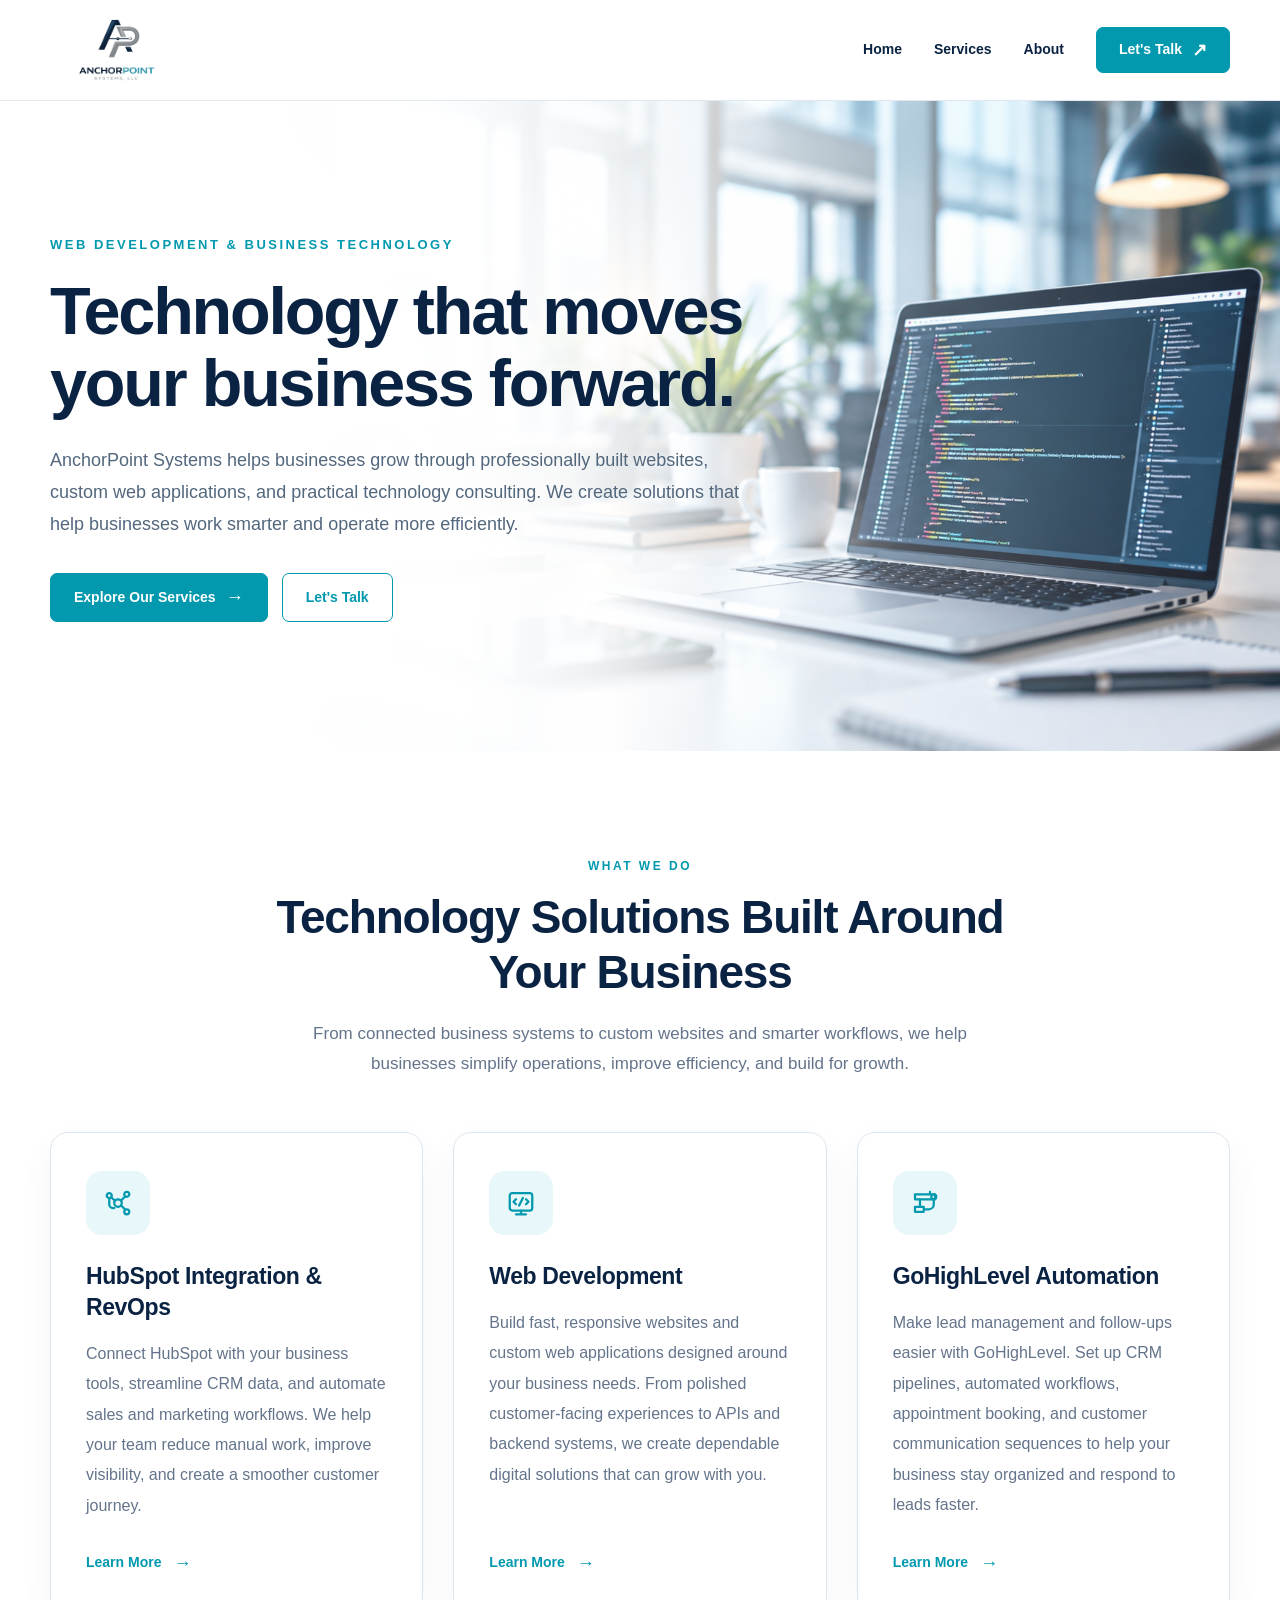
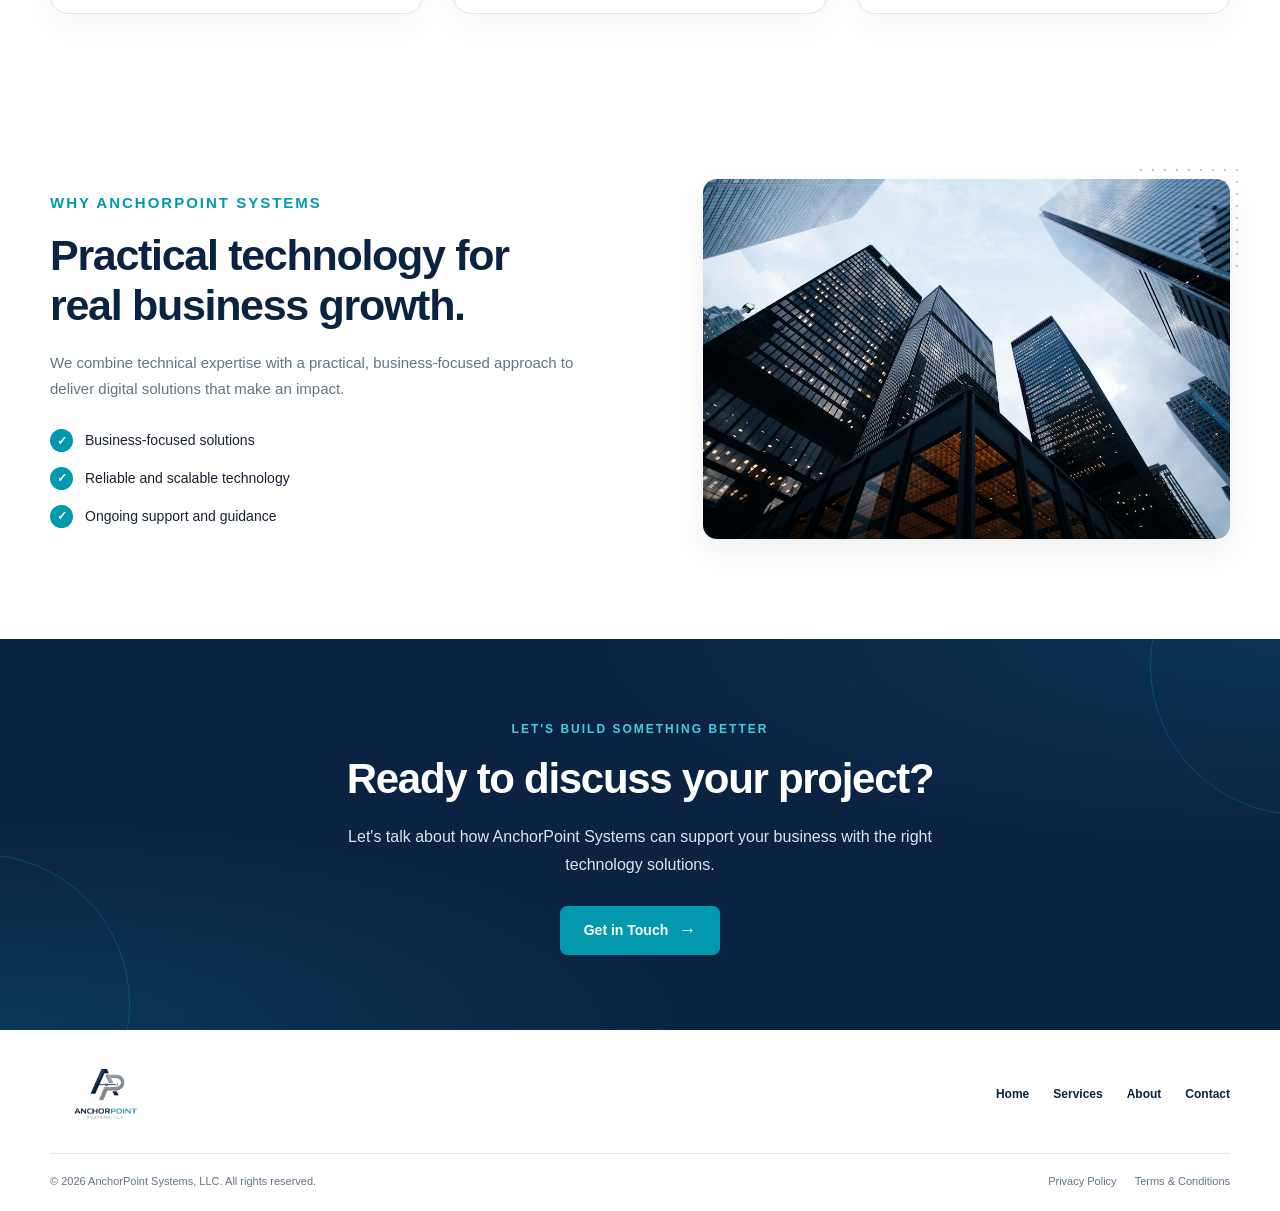
<file: index.html>
<!DOCTYPE html>
<html lang="en">
<head>
  <meta charset="UTF-8">
  <meta name="viewport" content="width=device-width, initial-scale=1.0">
  <title>AnchorPoint Systems | Web Development &amp; Business Technology</title>
  <meta name="description" content="AnchorPoint Systems helps businesses grow through HubSpot integrations, web development, and GoHighLevel automation.">
  <meta name="theme-color" content="#FFFFFF">
    <link rel="stylesheet" href="css/style.css">

</head>

<body>
  <!-- HEADER -->
  <header class="site-header">
    <div class="container header-inner">
      <a class="brand" href="index.html" aria-label="AnchorPoint Systems home">
        <img
          src="assets/AP-LOGO.png"
          alt="AnchorPoint Systems, LLC"
          onerror="this.style.display='none';this.nextElementSibling.style.display='flex';"
        >

        <span class="brand-fallback">
          <span class="brand-mark">AP</span>
          <span>
            <span class="brand-name">ANCHORPOINT</span>
            <span class="brand-subtitle">SYSTEMS, LLC</span>
          </span>
        </span>
      </a>

      <button
        class="menu-toggle"
        type="button"
        aria-label="Open navigation"
        aria-expanded="false"
        aria-controls="main-navigation"
      >

        <span aria-hidden="true">☰</span>
      </button>

      <nav class="main-nav" id="main-navigation" aria-label="Main navigation">
        <a href="index.html">Home</a>
        <a href="services.html">Services</a>
        <a href="about.html">About</a>
        <a class="btn btn-cyan" href="contact.html">
          Let's Talk <span class="arrow">↗</span>
        </a>

      </nav>

    </div>

  </header>

  <main>

    <section class="hero" id="home">

      <div class="container hero-grid">

        <div class="hero-content">

          <p class="eyebrow">

            Web Development &amp; Business Technology

          </p>

          <h1>Technology that moves your business forward.</h1>

          <p class="hero-description">

            AnchorPoint Systems helps businesses grow through professionally

            built websites, custom web applications, and practical technology

            consulting. We create solutions that help businesses work smarter

            and operate more efficiently.

          </p>

          <div class="hero-actions">

            <a class="btn btn-primary" href="services.html">

              Explore Our Services <span class="arrow">→</span>

            </a>

            <a class="btn btn-outline" href="contact.html">

              Let's Talk

            </a>

          </div>

        </div>

      </div>

    </section>

<!-- SERVICES -->
<section class="services" id="services" aria-label="Our services">
  <div class="container">

    <div class="services-header">
      <p class="eyebrow">WHAT WE DO</p>

      <h2>Technology Solutions Built Around Your Business</h2>

      <p class="services-intro">
        From connected business systems to custom websites and smarter
        workflows, we help businesses simplify operations, improve efficiency,
        and build for growth.
      </p>
    </div>

    <div class="services-grid">

      <!-- HubSpot -->
      <article class="service-card">
        <div class="service-icon" aria-hidden="true">
          <svg viewBox="0 0 24 24">
            <circle cx="12" cy="12" r="3" />
            <circle cx="5" cy="6" r="2" />
            <circle cx="19" cy="5" r="2" />
            <circle cx="19" cy="19" r="2" />
            <path d="m9.5 10 -3-2.5M14.5 10l3-3M14.5 14l3 3" />
            <path d="M5 8v5a3 3 0 0 0 3 3h1" />
          </svg>
        </div>

        <h3>HubSpot Integration &amp; RevOps</h3>

        <p>
          Connect HubSpot with your business tools, streamline CRM data,
          and automate sales and marketing workflows. We help your team
          reduce manual work, improve visibility, and create a smoother
          customer journey.
        </p>

        <a class="text-link" href="contact.html">
          Learn More <span class="arrow" aria-hidden="true">→</span>
        </a>
      </article>

      <!-- Web Development -->
      <article class="service-card">
        <div class="service-icon" aria-hidden="true">
          <svg viewBox="0 0 24 24">
            <rect x="3" y="4" width="18" height="14" rx="2" />
            <path d="M8 21h8M12 18v3M8 9l-2 2 2 2M16 9l2 2-2 2M13.5 8l-3 6" />
          </svg>
        </div>

        <h3>Web Development</h3>

        <p>
          Build fast, responsive websites and custom web applications
          designed around your business needs. From polished customer-facing
          experiences to APIs and backend systems, we create dependable
          digital solutions that can grow with you.
        </p>

        <a class="text-link" href="contact.html">
          Learn More <span class="arrow" aria-hidden="true">→</span>
        </a>
      </article>

      <!-- GoHighLevel -->
      <article class="service-card">
        <div class="service-icon" aria-hidden="true">
          <svg viewBox="0 0 24 24">
            <path d="M4 5h16v4H4zM4 15h7v4H4z" />
            <path d="M12 17h3a4 4 0 0 0 4-4V9M8 9v6M16 3v2M8 13v2" />
            <circle cx="19" cy="7" r="2" />
          </svg>
        </div>

        <h3>GoHighLevel Automation</h3>

        <p>
          Make lead management and follow-ups easier with GoHighLevel.
          Set up CRM pipelines, automated workflows, appointment booking,
          and customer communication sequences to help your business stay
          organized and respond to leads faster.
        </p>

        <a class="text-link" href="contact.html">
          Learn More <span class="arrow" aria-hidden="true">→</span>
        </a>
      </article>

    </div>
  </div>
</section>

    <!-- ABOUT -->

    <section class="about" id="about">

      <div class="container about-grid">

        <div class="about-content">

          <p class="eyebrow">Why AnchorPoint Systems</p>

          <h2>Practical technology for real business growth.</h2>

          <p>

            We combine technical expertise with a practical,

            business-focused approach to deliver digital solutions

            that make an impact.

          </p>

          <ul class="benefit-list">

            <li>

              <span class="check-icon" aria-hidden="true">✓</span>

              <span>Business-focused solutions</span>

            </li>

            <li>

              <span class="check-icon" aria-hidden="true">✓</span>

              <span>Reliable and scalable technology</span>

            </li>

            <li>

              <span class="check-icon" aria-hidden="true">✓</span>

              <span>Ongoing support and guidance</span>

            </li>

          </ul>

        </div>

        <div class="about-visual">

          <img

            class="about-image"

            src="assets/AP-About.avif"

            alt="Modern glass office building representing business growth"

            loading="lazy"

          >

        </div>

      </div>

    </section>

    <!-- CONTACT CALL TO ACTION -->

    <section class="contact-cta" id="contact">

      <div class="container">

        <div class="contact-inner">

          <p class="eyebrow">Let's Build Something Better</p>

          <h2>Ready to discuss your project?</h2>

          <p>

            Let's talk about how AnchorPoint Systems can support your business

            with the right technology solutions.

          </p>

          <!-- Replace with your actual business email address if needed. -->

          <a class="btn btn-cyan" href="contact.html">

            Get in Touch <span class="arrow">→</span>

          </a>

        </div>

      </div>

    </section>

  </main>

  <!-- FOOTER -->

  <footer class="site-footer">

    <div class="container">

      <div class="footer-top">

        <a class="brand footer-brand" href="index.html" aria-label="AnchorPoint Systems home">

          <img

            src="assets/AP-LOGO.png"

            alt="AnchorPoint Systems, LLC"

            loading="lazy"

            onerror="this.style.display='none';this.nextElementSibling.style.display='flex';"

          >

          <span class="brand-fallback">

            <span class="brand-mark">AP</span>

            <span>

              <span class="brand-name">ANCHORPOINT</span>

              <span class="brand-subtitle">SYSTEMS, LLC</span>

            </span>

          </span>

        </a>

        <nav class="footer-nav" aria-label="Footer navigation">

          <a href="index.html">Home</a>

          <a href="services.html">Services</a>

          <a href="about.html">About</a>

          <a href="contact.html">Contact</a>

        </nav>

      </div>

      <div class="footer-bottom">

        <p>

          &copy; <span id="current-year"></span>

          AnchorPoint Systems, LLC. All rights reserved.

        </p>

        <div class="footer-legal">

          <a href="privacy-policy.html">Privacy Policy</a>

          <a href="terms.html">Terms &amp; Conditions</a>

        </div>

      </div>

    </div>

  </footer>

  <!-- JAVASCRIPT -->
    <script src="js/main.js"></script>

</body>

</html>
</file>
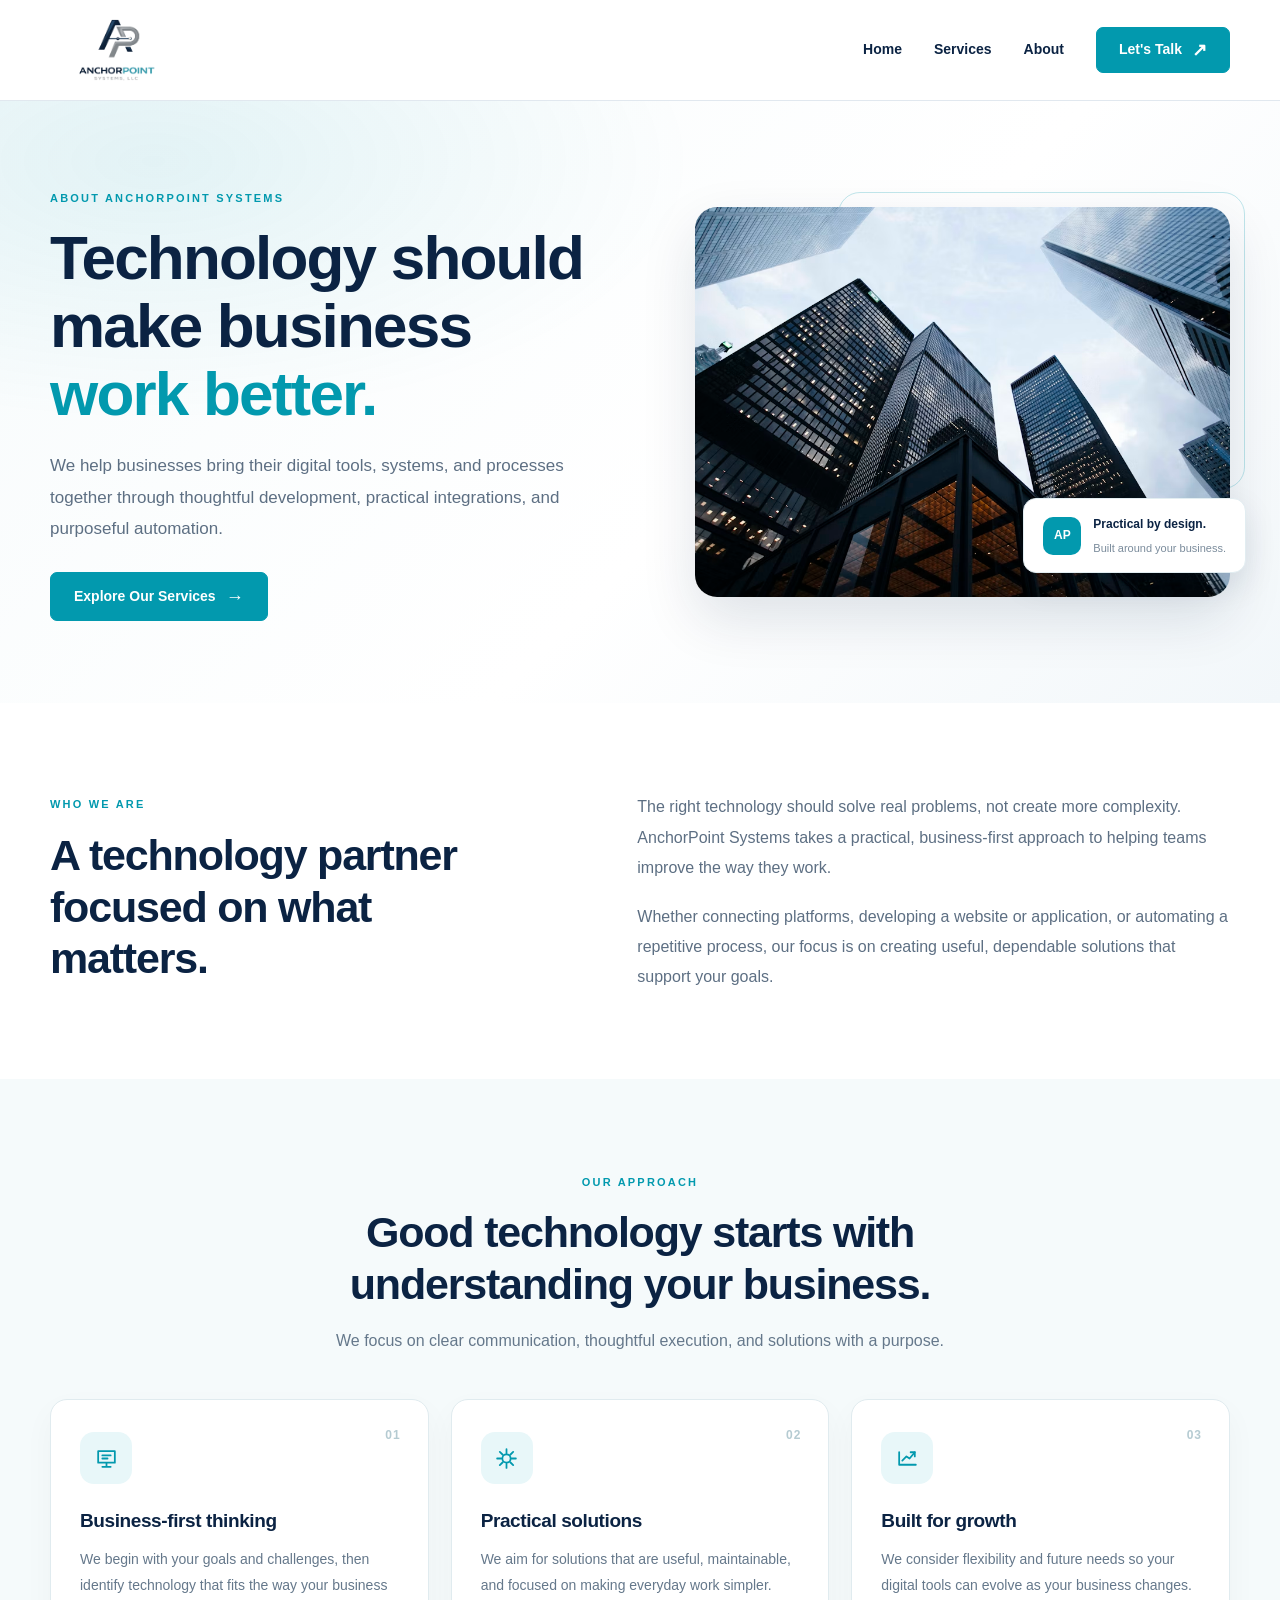
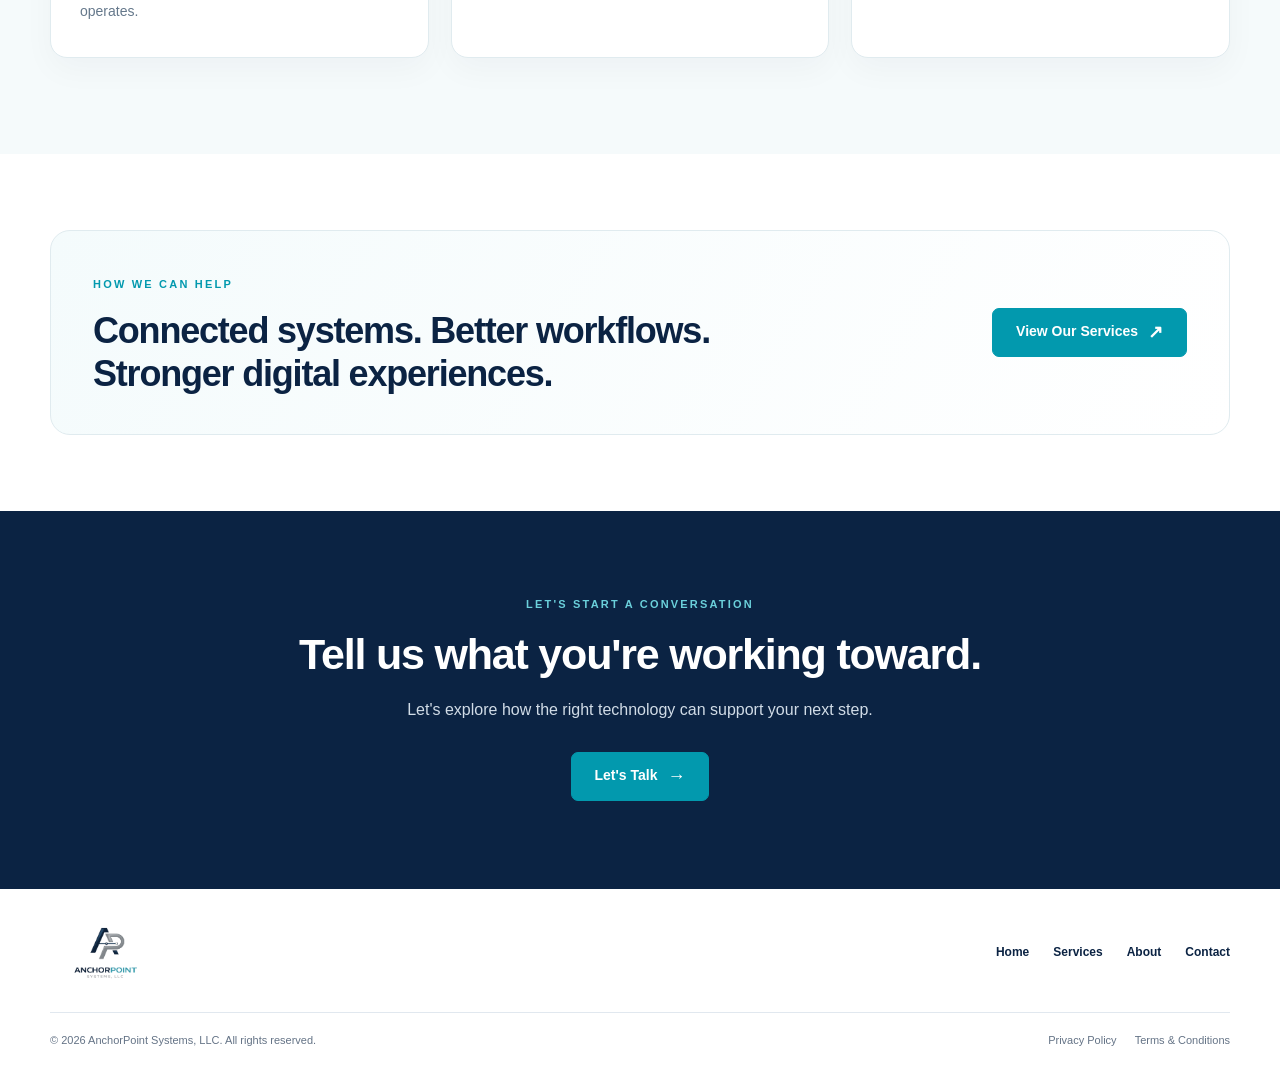
<file: about.html>
<!DOCTYPE html>
<html lang="en">
<head>
  <meta charset="UTF-8">
  <meta name="viewport" content="width=device-width, initial-scale=1.0">
  <title>About Us | AnchorPoint Systems</title>
  <meta name="description" content="Learn about AnchorPoint Systems and our practical, business-focused approach to web development, integrations, and automation.">
  <meta name="theme-color" content="#FFFFFF">
  <link rel="stylesheet" href="css/style.css">
  <link rel="stylesheet" href="css/about.css">
</head>
<body>
  <header class="site-header">
    <div class="container header-inner">
      <a class="brand" href="index.html" aria-label="AnchorPoint Systems home">
        <img src="assets/AP-LOGO.png" alt="AnchorPoint Systems, LLC"
             onerror="this.style.display='none';this.nextElementSibling.style.display='flex';">
        <span class="brand-fallback">
          <span class="brand-mark">AP</span>
          <span>
            <span class="brand-name">ANCHORPOINT</span>
            <span class="brand-subtitle">SYSTEMS, LLC</span>
          </span>
        </span>
      </a>

      <button class="menu-toggle" type="button" aria-label="Open navigation"
              aria-expanded="false" aria-controls="main-navigation">
        <span aria-hidden="true">☰</span>
      </button>

      <nav class="main-nav" id="main-navigation" aria-label="Main navigation">
        <a href="index.html">Home</a>
        <a href="services.html">Services</a>
        <a href="about.html" aria-current="page">About</a>
        <a class="btn btn-cyan" href="contact.html">Let's Talk <span class="arrow">↗</span></a>
      </nav>
    </div>
  </header>

  <main>
    <section class="about-hero">
      <div class="container about-hero-grid">
        <div class="about-hero-copy">
          <p class="eyebrow">ABOUT ANCHORPOINT SYSTEMS</p>
          <h1>Technology should make business <span>work better.</span></h1>
          <p>
            We help businesses bring their digital tools, systems, and processes
            together through thoughtful development, practical integrations,
            and purposeful automation.
          </p>
          <a class="btn btn-primary" href="services.html">Explore Our Services <span class="arrow">→</span></a>
        </div>

        <div class="about-hero-visual">
          <img src="assets/AP-About.avif"
               alt="Modern office architecture representing thoughtful business growth"
               fetchpriority="high">
          <div class="about-image-caption">
            <span class="caption-mark" aria-hidden="true">AP</span>
            <span><strong>Practical by design.</strong><small>Built around your business.</small></span>
          </div>
        </div>
      </div>
    </section>

    <section class="about-intro">
      <div class="container about-intro-grid">
        <div>
          <p class="eyebrow">WHO WE ARE</p>
          <h2>A technology partner focused on what matters.</h2>
        </div>
        <div class="about-intro-copy">
          <p>
            The right technology should solve real problems, not create more
            complexity. AnchorPoint Systems takes a practical, business-first
            approach to helping teams improve the way they work.
          </p>
          <p>
            Whether connecting platforms, developing a website or application,
            or automating a repetitive process, our focus is on creating useful,
            dependable solutions that support your goals.
          </p>
        </div>
      </div>
    </section>

    <section class="about-values">
      <div class="container">
        <div class="values-heading">
          <p class="eyebrow">OUR APPROACH</p>
          <h2>Good technology starts with understanding your business.</h2>
          <p>We focus on clear communication, thoughtful execution, and solutions with a purpose.</p>
        </div>

        <div class="values-grid">
          <article class="value-card">
            <span class="value-index">01</span>
            <div class="value-icon" aria-hidden="true">
              <svg viewBox="0 0 24 24"><path d="M4 5h16v11H4zM8 20h8M12 16v4M8 9h8M8 12h5"/></svg>
            </div>
            <h3>Business-first thinking</h3>
            <p>We begin with your goals and challenges, then identify technology that fits the way your business operates.</p>
          </article>

          <article class="value-card">
            <span class="value-index">02</span>
            <div class="value-icon" aria-hidden="true">
              <svg viewBox="0 0 24 24"><path d="M12 3v4M12 17v4M3 12h4M17 12h4M5.6 5.6l2.8 2.8M15.6 15.6l2.8 2.8M18.4 5.6l-2.8 2.8M8.4 15.6l-2.8 2.8"/><circle cx="12" cy="12" r="4"/></svg>
            </div>
            <h3>Practical solutions</h3>
            <p>We aim for solutions that are useful, maintainable, and focused on making everyday work simpler.</p>
          </article>

          <article class="value-card">
            <span class="value-index">03</span>
            <div class="value-icon" aria-hidden="true">
              <svg viewBox="0 0 24 24"><path d="M4 18V6M4 18h16M7 14l4-4 3 2 5-6"/><path d="M15 6h4v4"/></svg>
            </div>
            <h3>Built for growth</h3>
            <p>We consider flexibility and future needs so your digital tools can evolve as your business changes.</p>
          </article>
        </div>
      </div>
    </section>

    <section class="about-services-strip">
      <div class="container about-services-inner">
        <div>
          <p class="eyebrow">HOW WE CAN HELP</p>
          <h2>Connected systems. Better workflows. Stronger digital experiences.</h2>
        </div>
        <a class="btn btn-cyan" href="services.html">View Our Services <span class="arrow">↗</span></a>
      </div>
    </section>

    <section class="about-cta">
      <div class="container about-cta-inner">
        <p class="eyebrow">LET'S START A CONVERSATION</p>
        <h2>Tell us what you're working toward.</h2>
        <p>Let's explore how the right technology can support your next step.</p>
        <a class="btn btn-primary" href="contact.html">Let's Talk <span class="arrow">→</span></a>
      </div>
    </section>
  </main>

  <footer class="site-footer">
    <div class="container">
      <div class="footer-top">
        <a class="brand footer-brand" href="index.html" aria-label="AnchorPoint Systems home">
          <img src="assets/AP-LOGO.png" alt="AnchorPoint Systems, LLC" loading="lazy"
               onerror="this.style.display='none';this.nextElementSibling.style.display='flex';">
          <span class="brand-fallback">
            <span class="brand-mark">AP</span>
            <span><span class="brand-name">ANCHORPOINT</span><span class="brand-subtitle">SYSTEMS, LLC</span></span>
          </span>
        </a>
        <nav class="footer-nav" aria-label="Footer navigation">
          <a href="index.html">Home</a>
          <a href="services.html">Services</a>
          <a href="about.html">About</a>
          <a href="contact.html">Contact</a>
        </nav>
      </div>
      <div class="footer-bottom">
        <p>&copy; <span id="current-year"></span> AnchorPoint Systems, LLC. All rights reserved.</p>
        <div class="footer-legal">
          <a href="privacy-policy.html">Privacy Policy</a>
          <a href="terms.html">Terms &amp; Conditions</a>
        </div>
      </div>
    </div>
  </footer>

  <script src="js/main.js"></script>
  <script src="js/about.js"></script>
</body>
</html>
</file>
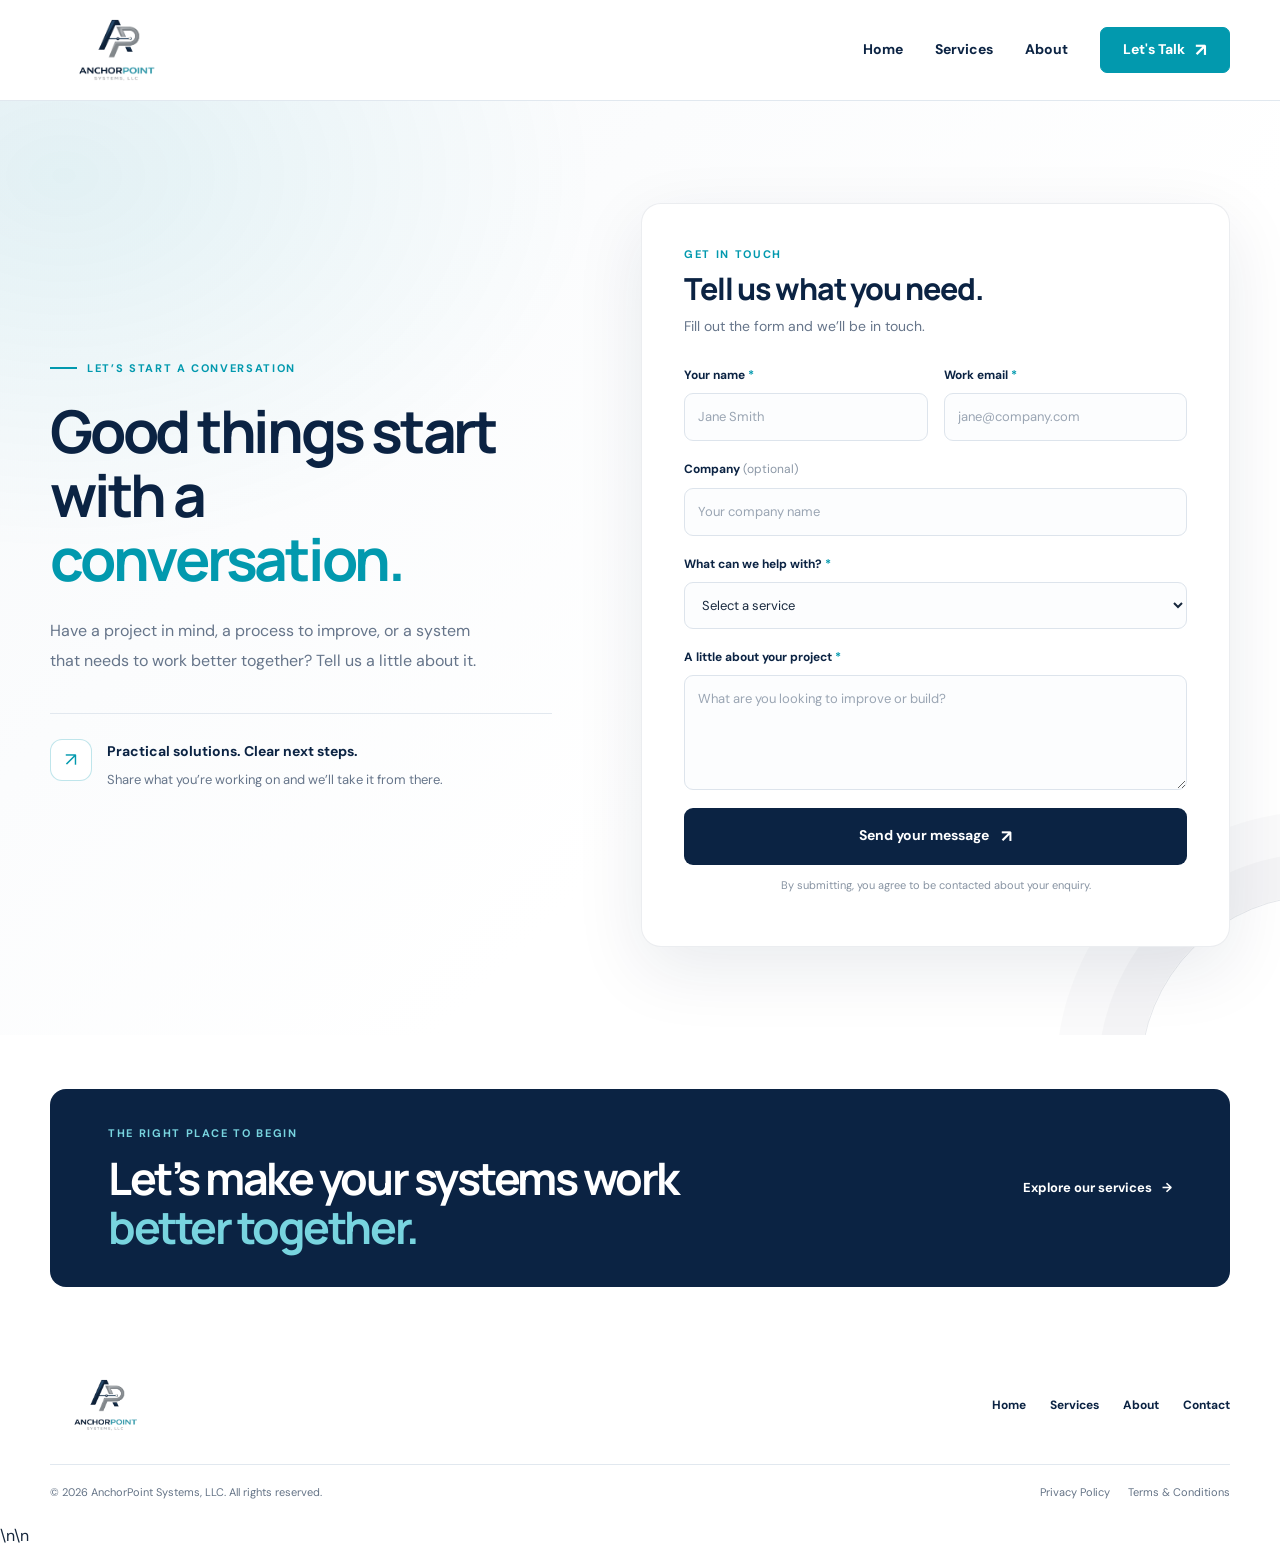
<file: contact.html>
<!DOCTYPE html>
<html lang="en">
<head>
  <meta charset="UTF-8">
  <meta name="viewport" content="width=device-width, initial-scale=1.0">
  <meta name="description" content="Talk to AnchorPoint Systems about HubSpot integrations, RevOps, web development, and GoHighLevel automation.">
  <title>Let's Talk | AnchorPoint Systems</title>
  <link rel="preconnect" href="https://fonts.googleapis.com">
  <link rel="preconnect" href="https://fonts.gstatic.com" crossorigin>
  <link href="https://fonts.googleapis.com/css2?family=DM+Sans:wght@400;500;600;700&family=Manrope:wght@400;500;600;700;800&display=swap" rel="stylesheet">
  <link rel="stylesheet" href="css/style.css">
  <link rel="stylesheet" href="css/contact.css">
</head>
<body>
  <!-- HEADER -->
  <header class="site-header">
    <div class="container header-inner">
      <a class="brand" href="index.html" aria-label="AnchorPoint Systems home">
        <img
          src="assets/AP-LOGO.png"
          alt="AnchorPoint Systems, LLC"
          onerror="this.style.display='none';this.nextElementSibling.style.display='flex';"
        >

        <span class="brand-fallback">
          <span class="brand-mark">AP</span>
          <span>
            <span class="brand-name">ANCHORPOINT</span>
            <span class="brand-subtitle">SYSTEMS, LLC</span>
          </span>
        </span>
      </a>

      <button
        class="menu-toggle"
        type="button"
        aria-label="Open navigation"
        aria-expanded="false"
        aria-controls="main-navigation"
      >

        <span aria-hidden="true">☰</span>
      </button>

      <nav class="main-nav" id="main-navigation" aria-label="Main navigation">
        <a href="index.html">Home</a>
        <a href="services.html">Services</a>
        <a href="about.html">About</a>
        <a class="btn btn-cyan" href="contact.html">
          Let's Talk <span class="arrow">↗</span>
        </a>

      </nav>

    </div>

  </header>

  <main>
    <section class="contact-hero">
      <div class="container contact-hero-inner">
        <div class="contact-heading">
          <p class="eyebrow"><span class="eyebrow-line"></span> LET’S START A CONVERSATION</p>
          <h1>Good things start with a <span>conversation.</span></h1>
          <p class="hero-copy">Have a project in mind, a process to improve, or a system that needs to work better together? Tell us a little about it.</p>
          <div class="contact-note">
            <div class="note-icon" aria-hidden="true">↗</div>
            <div>
              <strong>Practical solutions. Clear next steps.</strong>
              <p>Share what you’re working on and we’ll take it from there.</p>
            </div>
          </div>
        </div>

        <div class="contact-form-card">
          <div class="form-intro">
            <p class="eyebrow">GET IN TOUCH</p>
            <h2>Tell us what you need.</h2>
            <p>Fill out the form and we’ll be in touch.</p>
          </div>
          <!-- Connect this form to your preferred form service or backend before publishing. -->
          <form id="contact-form" action="#" method="post">
            <div class="form-row">
              <div class="form-field">
                <label for="name">Your name <span>*</span></label>
                <input id="name" name="name" type="text" autocomplete="name" placeholder="Jane Smith" required>
              </div>
              <div class="form-field">
                <label for="email">Work email <span>*</span></label>
                <input id="email" name="email" type="email" autocomplete="email" placeholder="jane@company.com" required>
              </div>
            </div>
            <div class="form-field">
              <label for="company">Company <span class="optional">(optional)</span></label>
              <input id="company" name="company" type="text" autocomplete="organization" placeholder="Your company name">
            </div>
            <div class="form-field">
              <label for="service">What can we help with? <span>*</span></label>
              <select id="service" name="service" required>
                <option value="" disabled selected>Select a service</option>
                <option value="HubSpot Integration & RevOps">HubSpot Integration &amp; RevOps</option>
                <option value="Web Development">Web Development</option>
                <option value="GoHighLevel Automation">GoHighLevel Automation</option>
                <option value="Something else">Something else</option>
              </select>
            </div>
            <div class="form-field">
              <label for="message">A little about your project <span>*</span></label>
              <textarea id="message" name="message" rows="4" placeholder="What are you looking to improve or build?" required></textarea>
            </div>
            <button class="submit-button" type="submit">Send your message <span aria-hidden="true">↗</span></button>
            <p class="form-disclaimer">By submitting, you agree to be contacted about your enquiry.</p>
            <p class="form-feedback" id="form-feedback" role="status" aria-live="polite"></p>
          </form>
        </div>
      </div>
    </section>

    <section class="contact-bottom">
      <div class="container contact-bottom-inner">
        <div>
          <p class="eyebrow">THE RIGHT PLACE TO BEGIN</p>
          <h2>Let’s make your systems work <span>better together.</span></h2>
        </div>
        <a class="text-link" href="services.html">Explore our services <span aria-hidden="true">→</span></a>
      </div>
    </section>
  </main>

  <!-- FOOTER -->

  <footer class="site-footer">

    <div class="container">

      <div class="footer-top">

        <a class="brand footer-brand" href="index.html" aria-label="AnchorPoint Systems home">

          <img

            src="assets/AP-LOGO.png"

            alt="AnchorPoint Systems, LLC"

            loading="lazy"

            onerror="this.style.display='none';this.nextElementSibling.style.display='flex';"

          >

          <span class="brand-fallback">

            <span class="brand-mark">AP</span>

            <span>

              <span class="brand-name">ANCHORPOINT</span>

              <span class="brand-subtitle">SYSTEMS, LLC</span>

            </span>

          </span>

        </a>

        <nav class="footer-nav" aria-label="Footer navigation">

          <a href="index.html">Home</a>

          <a href="services.html">Services</a>

          <a href="about.html">About</a>

          <a href="contact.html">Contact</a>

        </nav>

      </div>

      <div class="footer-bottom">

        <p>

          &copy; <span id="current-year"></span>

          AnchorPoint Systems, LLC. All rights reserved.

        </p>

        <div class="footer-legal">

          <a href="privacy-policy.html">Privacy Policy</a>

          <a href="terms.html">Terms &amp; Conditions</a>

        </div>

      </div>

    </div>

  </footer>\n\n  <script src="js/main.js"></script>
  <script src="js/contact.js"></script>
</body>
</html>
</file>
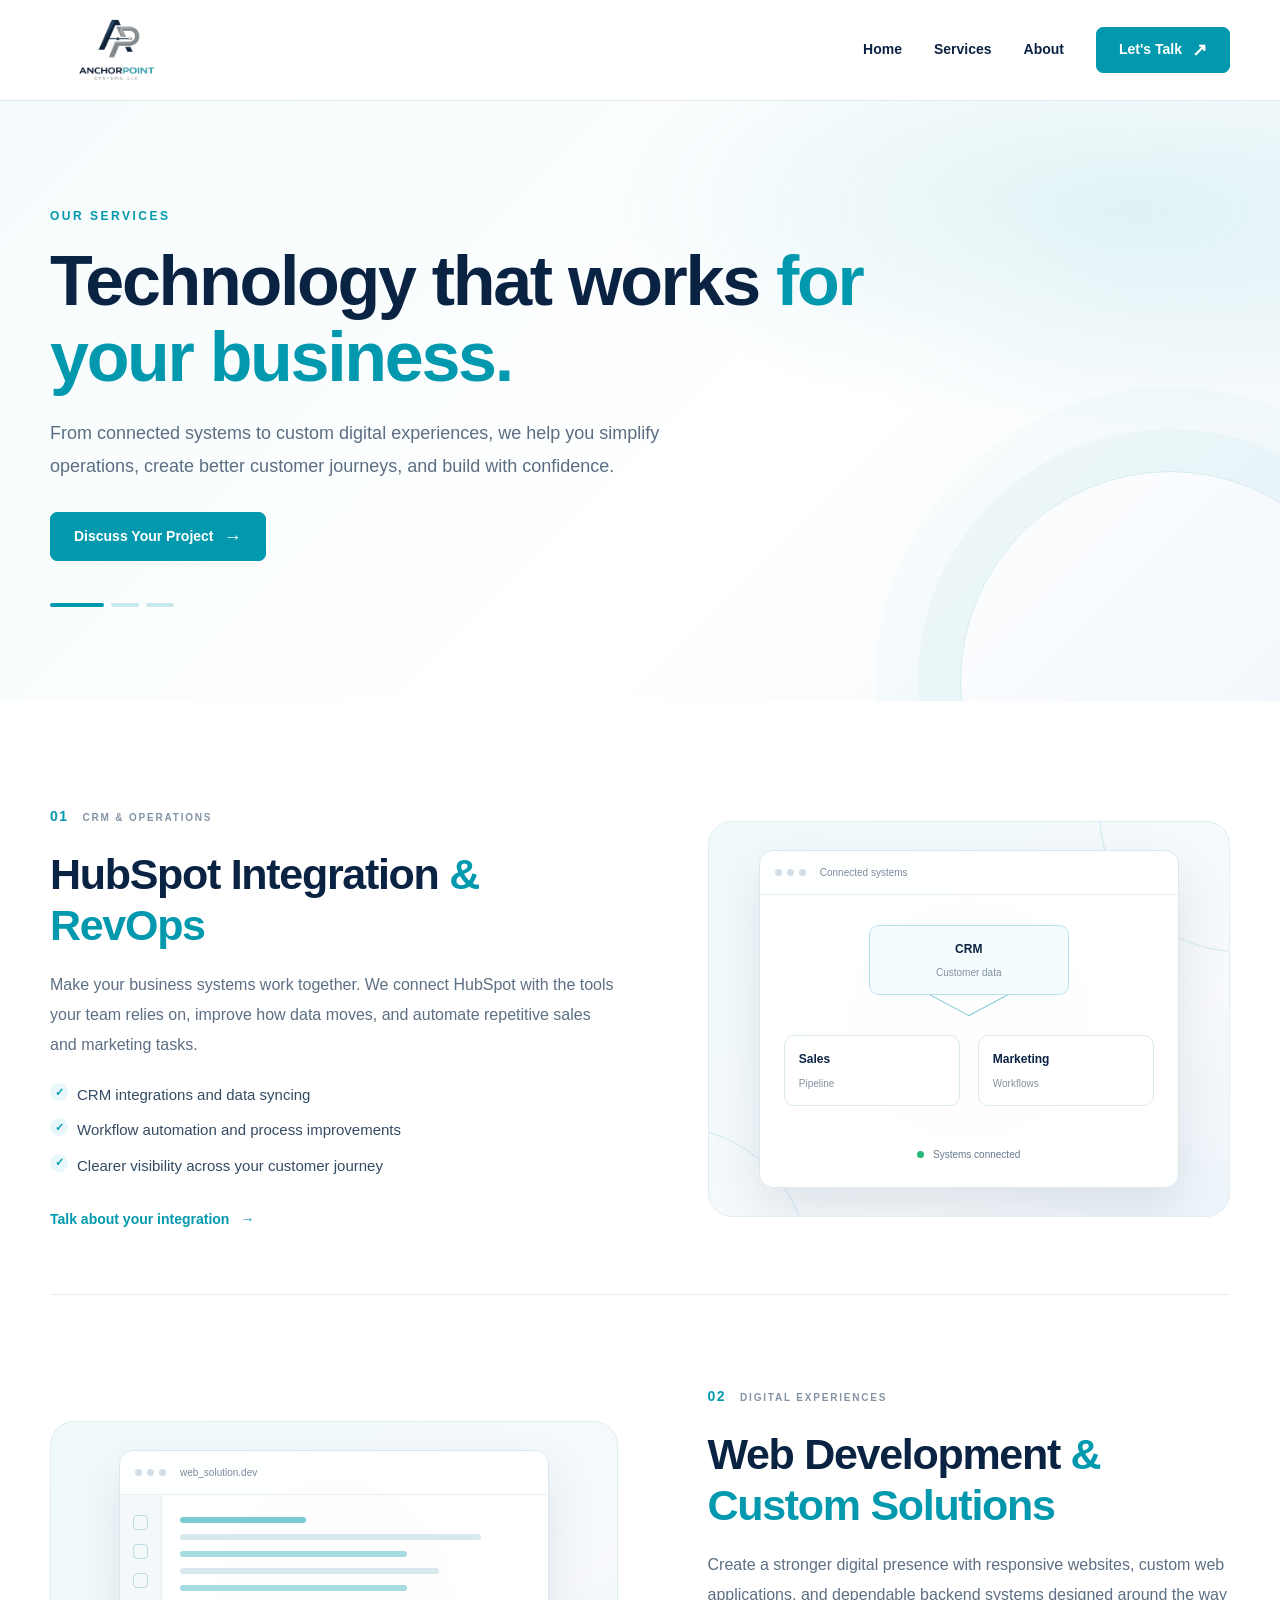
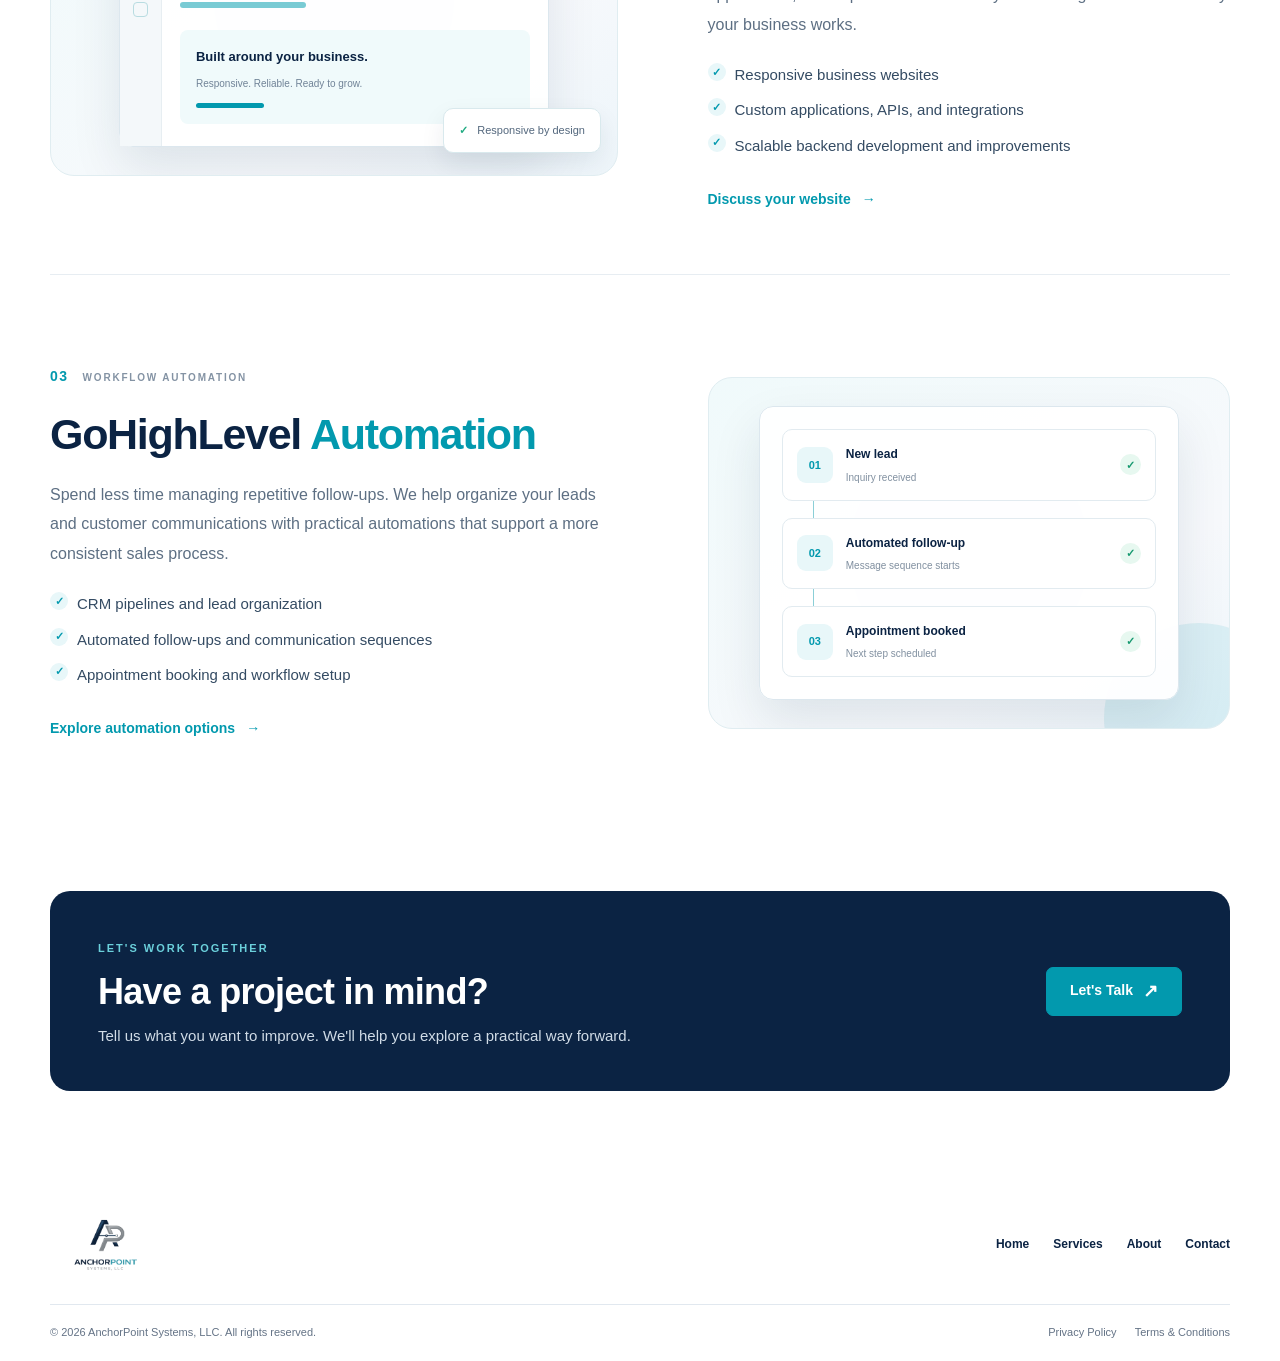
<file: services.html>
<!DOCTYPE html>
<html lang="en">
<head>
  <meta charset="UTF-8">
  <meta name="viewport" content="width=device-width, initial-scale=1.0">
  <title>Services | AnchorPoint Systems</title>
  <meta name="description" content="Explore HubSpot integration and RevOps, web development, and GoHighLevel automation services from AnchorPoint Systems.">
  <link rel="stylesheet" href="css/style.css">
  <link rel="stylesheet" href="css/services.css">
</head>
<body>
  <header class="site-header">
    <div class="container header-inner">
      <a class="brand" href="index.html" aria-label="AnchorPoint Systems home">
        <img src="assets/AP-LOGO.png" alt="AnchorPoint Systems, LLC" onerror="this.style.display='none';this.nextElementSibling.style.display='flex';">
        <span class="brand-fallback"><span class="brand-mark">AP</span><span><span class="brand-name">ANCHORPOINT</span><span class="brand-subtitle">SYSTEMS, LLC</span></span></span>
      </a>
      <button class="menu-toggle" type="button" aria-label="Open navigation" aria-expanded="false" aria-controls="main-navigation"><span aria-hidden="true">☰</span></button>
      <nav class="main-nav" id="main-navigation" aria-label="Main navigation">
        <a href="index.html">Home</a><a href="services.html" aria-current="page">Services</a><a href="about.html">About</a><a class="btn btn-cyan" href="contact.html">Let's Talk <span class="arrow">↗</span></a>
      </nav>
    </div>
  </header>
  <main>
    <section class="services-hero">
      <div class="container services-hero-inner">
        <p class="eyebrow">OUR SERVICES</p>
        <h1>Technology that works <span>for your business.</span></h1>
        <p class="services-hero-copy">From connected systems to custom digital experiences, we help you simplify operations, create better customer journeys, and build with confidence.</p>
        <a class="btn btn-primary" href="contact.html">Discuss Your Project <span class="arrow">→</span></a>
        <div class="services-hero-accent" aria-hidden="true"><span></span><span></span><span></span></div>
      </div>
    </section>
    <section class="service-detail-section" aria-label="Our services in detail">
      <div class="container service-detail-list">
        <article class="service-detail">
          <div class="service-detail-copy">
            <p class="service-number">01 <span>CRM &amp; OPERATIONS</span></p>
            <h2>HubSpot Integration <span>&amp; RevOps</span></h2>
            <p>Make your business systems work together. We connect HubSpot with the tools your team relies on, improve how data moves, and automate repetitive sales and marketing tasks.</p>
            <ul class="service-benefits"><li>CRM integrations and data syncing</li><li>Workflow automation and process improvements</li><li>Clearer visibility across your customer journey</li></ul>
            <a class="text-link" href="contact.html">Talk about your integration <span aria-hidden="true">→</span></a>
          </div>
          <div class="service-visual service-visual-hubspot" aria-hidden="true">
            <div class="visual-window"><div class="visual-window-top"><i></i><i></i><i></i><span>Connected systems</span></div><div class="connection-map"><div class="connection-node node-main"><b>CRM</b><small>Customer data</small></div><div class="connection-line line-one"></div><div class="connection-line line-two"></div><div class="connection-node node-left"><b>Sales</b><small>Pipeline</small></div><div class="connection-node node-right"><b>Marketing</b><small>Workflows</small></div><div class="connection-status"><span></span> Systems connected</div></div></div><div class="visual-orbit orbit-one"></div><div class="visual-orbit orbit-two"></div>
          </div>
        </article>
        <article class="service-detail service-detail-reverse">
          <div class="service-detail-copy">
            <p class="service-number">02 <span>DIGITAL EXPERIENCES</span></p>
            <h2>Web Development <span>&amp; Custom Solutions</span></h2>
            <p>Create a stronger digital presence with responsive websites, custom web applications, and dependable backend systems designed around the way your business works.</p>
            <ul class="service-benefits"><li>Responsive business websites</li><li>Custom applications, APIs, and integrations</li><li>Scalable backend development and improvements</li></ul>
            <a class="text-link" href="contact.html">Discuss your website <span aria-hidden="true">→</span></a>
          </div>
          <div class="service-visual service-visual-web" aria-hidden="true">
            <div class="code-window"><div class="code-window-top"><i></i><i></i><i></i><span>web_solution.dev</span></div><div class="code-content"><div class="code-sidebar"><span></span><span></span><span></span><span></span></div><div class="code-lines"><span class="code-line short"></span><span class="code-line long"></span><span class="code-line medium"></span><span class="code-line extra"></span><span class="code-line medium"></span><span class="code-line short"></span><div class="code-preview"><b>Built around your business.</b><span>Responsive. Reliable. Ready to grow.</span><i></i></div></div></div></div><div class="web-floating-tag"><span>✓</span> Responsive by design</div>
          </div>
        </article>
        <article class="service-detail">
          <div class="service-detail-copy">
            <p class="service-number">03 <span>WORKFLOW AUTOMATION</span></p>
            <h2>GoHighLevel <span>Automation</span></h2>
            <p>Spend less time managing repetitive follow-ups. We help organize your leads and customer communications with practical automations that support a more consistent sales process.</p>
            <ul class="service-benefits"><li>CRM pipelines and lead organization</li><li>Automated follow-ups and communication sequences</li><li>Appointment booking and workflow setup</li></ul>
            <a class="text-link" href="contact.html">Explore automation options <span aria-hidden="true">→</span></a>
          </div>
          <div class="service-visual service-visual-automation" aria-hidden="true">
            <div class="automation-flow"><div class="flow-step"><span class="flow-icon">01</span><span><b>New lead</b><small>Inquiry received</small></span><span class="flow-check">✓</span></div><div class="flow-connector"></div><div class="flow-step"><span class="flow-icon">02</span><span><b>Automated follow-up</b><small>Message sequence starts</small></span><span class="flow-check">✓</span></div><div class="flow-connector"></div><div class="flow-step"><span class="flow-icon">03</span><span><b>Appointment booked</b><small>Next step scheduled</small></span><span class="flow-check">✓</span></div></div><div class="automation-glow"></div>
          </div>
        </article>
      </div>
    </section>
    <section class="services-cta"><div class="container"><div class="services-cta-inner"><div><p class="eyebrow">LET'S WORK TOGETHER</p><h2>Have a project in mind?</h2><p>Tell us what you want to improve. We'll help you explore a practical way forward.</p></div><a class="btn btn-cyan" href="contact.html">Let's Talk <span class="arrow">↗</span></a></div></div></section>
  </main>
  <footer class="site-footer"><div class="container"><div class="footer-top"><a class="brand footer-brand" href="index.html" aria-label="AnchorPoint Systems home"><img src="assets/AP-LOGO.png" alt="AnchorPoint Systems, LLC" loading="lazy" onerror="this.style.display='none';this.nextElementSibling.style.display='flex';"><span class="brand-fallback"><span class="brand-mark">AP</span><span><span class="brand-name">ANCHORPOINT</span><span class="brand-subtitle">SYSTEMS, LLC</span></span></span></a><nav class="footer-nav" aria-label="Footer navigation"><a href="index.html">Home</a><a href="services.html">Services</a><a href="about.html">About</a><a href="contact.html">Contact</a></nav></div><div class="footer-bottom"><p>&copy; <span id="current-year"></span> AnchorPoint Systems, LLC. All rights reserved.</p><div class="footer-legal"><a href="privacy-policy.html">Privacy Policy</a><a href="terms.html">Terms &amp; Conditions</a></div></div></div></footer>
  <script src="js/main.js"></script><script src="js/services.js"></script>
</body>
</html>
</file>
<file: css/style.css>
:root {

      --navy: #0B2343;

      --navy-light: #15385F;

      --teal: #0299AE;

      --teal-hover: #027F91;

      --white: #FFFFFF;

      --background: #F3F7FA;

      --light-teal: #E8F7F9;

      --text: #17212F;

      --muted: #647386;

      --border: #E1E8EF;

      --container: 1180px;

      --radius: 14px;

      --shadow: 0 12px 35px rgba(11, 35, 67, 0.07);

    }

    *,

    *::before,

    *::after {

      box-sizing: border-box;

    }

    html {

      scroll-behavior: smooth;

      scroll-padding-top: 100px;

    }

    body {

      margin: 0;

      color: var(--text);

      background: var(--white);

      font-family: Inter, "Segoe UI", Arial, sans-serif;

      line-height: 1.7;

      -webkit-font-smoothing: antialiased;

    }

    img {

      display: block;

      max-width: 100%;

      max-width: 1000px;

    }

    a {

      color: inherit;

      text-decoration: none;

    }

    button {

      font: inherit;

    }

    .container {

      width: min(var(--container), calc(100% - 48px));

      margin-inline: auto;

    }

    .eyebrow {

      display: inline-block;

      margin: 0 0 16px;

      color: var(--teal);

      font-size: 12px;

      font-weight: 800;

      letter-spacing: 2px;

      line-height: 1.6;

      text-transform: uppercase;

    }

    h1,

    h2,

    h3 {

      margin-top: 0;

      color: var(--navy);

      line-height: 1.15;

    }

    h1 {

      margin-bottom: 24px;

      font-size: clamp(40px, 5.2vw, 68px);

      font-weight: 800;

      letter-spacing: -2.5px;

    }

    h2 {

      margin-bottom: 20px;

      font-size: clamp(30px, 3.5vw, 43px);

      font-weight: 750;

      letter-spacing: -1.3px;

    }

    h3 {

      margin-bottom: 12px;

      font-size: 19px;

      letter-spacing: -0.4px;

    }

    p {

      color: var(--muted);

    }

    /* =========================================

       BUTTONS

    ========================================= */

    .btn {

      display: inline-flex;

      align-items: center;

      justify-content: center;

      gap: 10px;

      min-height: 49px;

      padding: 12px 23px;

      border: 1px solid var(--teal);

      border-radius: 7px;

      font-size: 14px;

      font-weight: 750;

      line-height: 1.4;

      cursor: pointer;

      transition:

        background .25s ease,

        border-color .25s ease,

        color .25s ease,

        transform .25s ease;

    }

    .btn:hover {

      transform: translateY(-2px);

    }

    .btn-primary,

    .btn-cyan {

      color: var(--white);

      background: var(--teal);

      border-color: var(--teal);

    }

    .btn-primary:hover,

    .btn-cyan:hover {

      color: var(--white);

      background: var(--teal-hover);

      border-color: var(--teal-hover);

    }

    .btn-outline {

      color: var(--teal);

      background: var(--white);

      border-color: var(--teal);

    }

    .btn-outline:hover {

      color: var(--white);

      background: var(--teal);

      border-color: var(--teal);

    }

    .arrow {

      font-size: 18px;

      line-height: 1;

    }

    /* =========================================

       HEADER

    ========================================= */

    .site-header {

      position: sticky;

      top: 0;

      z-index: 1000;

      background: rgba(255, 255, 255, .97);

      border-bottom: 1px solid var(--border);

      backdrop-filter: blur(14px);

    }

    .header-inner {

      display: flex;

      align-items: center;

      justify-content: space-between;

      min-height: 100px;

      gap: 30px;

    }

    .brand {

      display: inline-flex;

      align-items: center;

      flex-shrink: 0;

    }

    /* Official AnchorPoint logo */

    .brand img {

      width: 270px;

      height: 82px;

      object-fit: contain;

      object-position: left center;

    }

    .brand-fallback {

      display: none;

      align-items: center;

      gap: 10px;

    }

    .brand-mark {

      display: grid;

      width: 45px;

      height: 45px;

      place-items: center;

      border-radius: 8px;

      color: var(--white);

      background: var(--navy);

      font-size: 19px;

      font-weight: 800;

    }

    .brand-name {

      display: block;

      color: var(--navy);

      font-size: 16px;

      font-weight: 800;

      line-height: 1.2;

    }

    .brand-subtitle {

      display: block;

      margin-top: 4px;

      color: var(--muted);

      font-size: 9px;

      font-weight: 700;

      letter-spacing: 2px;

    }

    .main-nav {

      display: flex;

      align-items: center;

      gap: 32px;

    }

    .main-nav > a:not(.btn) {

      position: relative;

      color: var(--navy);

      font-size: 14px;

      font-weight: 700;

      transition: color .2s ease;

    }

    .main-nav > a:not(.btn):hover {

      color: var(--teal);

    }

    .main-nav > a:not(.btn)::after {

      position: absolute;

      right: 0;

      bottom: -7px;

      left: 0;

      height: 2px;

      background: var(--teal);

      content: "";

      transform: scaleX(0);

      transform-origin: left;

      transition: transform .2s ease;

    }

    .main-nav > a:not(.btn):hover::after {

      transform: scaleX(1);

    }

    .main-nav .btn {

      min-height: 46px;

      padding: 12px 22px;

      white-space: nowrap;

    }

    .menu-toggle {

      display: none;

      width: 44px;

      height: 44px;

      align-items: center;

      justify-content: center;

      border: 1px solid var(--border);

      border-radius: 8px;

      color: var(--navy);

      background: var(--white);

      font-size: 25px;

      cursor: pointer;

    }

    /* =========================================

       HERO — FULL BACKGROUND IMAGE

    ========================================= */

.hero {
  position: relative;
  isolation: isolate;
  display: flex;
  align-items: center;
  min-height: 650px;
  overflow: hidden;
  background-color: #f3f7fa;

  background-image:
    linear-gradient(
      90deg,
      rgba(255, 255, 255, 0.99) 0%,
      rgba(255, 255, 255, 0.96) 34%,
      rgba(255, 255, 255, 0.82) 49%,
      rgba(255, 255, 255, 0.30) 68%,
      rgba(255, 255, 255, 0.08) 100%
    ),
    url("../assets/AP-hero.png");

  background-size: cover;
  background-position: center right;
  background-repeat: no-repeat;
}

.hero-grid {
  display: block;
  width: min(var(--container), calc(100% - 48px));
  margin-inline: auto;
  padding-block: 88px;
}

.hero-content {
  position: relative;
  z-index: 2;
  width: 100%;
  max-width: 790px;
  padding: 0;
  margin: 0;
}

.hero-content .eyebrow {
  margin-bottom: 20px;
  color: var(--teal);
  font-size: 13px;
  font-weight: 800;
  letter-spacing: 2.5px;
  line-height: 1.6;
  text-transform: uppercase;
}

.hero-content h1 {
  max-width: 790px;
  margin: 0 0 24px;
  color: var(--navy);
  font-size: clamp(42px, 5.2vw, 68px);
  font-weight: 800;
  line-height: 1.08;
  letter-spacing: -2.2px;
}

.hero-description {
  max-width: 690px;
  margin: 0 0 32px;
  color: #53677d;
  font-size: 18px;
  line-height: 1.8;
}

.hero-actions {
  display: flex;
  flex-wrap: wrap;
  align-items: center;
  gap: 14px;
}

/* The hero uses a background image, not a separate side image. */
.hero-visual {
  display: none !important;
}

@media (max-width: 1024px) {
  .hero {
    min-height: 590px;
    background-position: 60% center;
  }

  .hero-grid {
    padding-block: 72px;
  }

  .hero-content {
    max-width: 700px;
  }

  .hero-content h1 {
    font-size: clamp(40px, 5.5vw, 56px);
    letter-spacing: -1.5px;
  }

  .hero-description {
    max-width: 600px;
    font-size: 17px;
  }
}

@media (max-width: 767px) {
  .hero {
    min-height: auto;

    background-image:
      linear-gradient(
        90deg,
        rgba(255, 255, 255, 0.96) 0%,
        rgba(255, 255, 255, 0.90) 45%,
        rgba(255, 255, 255, 0.72) 100%
      ),
      url("../assets/AP-hero.png");

    background-size: cover;
    background-position: 62% center;
    background-repeat: no-repeat;
  }

  .hero-grid {
    width: calc(100% - 40px);
    padding-block: 70px 64px;
  }

  .hero-content {
    max-width: 100%;
  }

  .hero-content .eyebrow {
    margin-bottom: 16px;
    font-size: 11px;
    letter-spacing: 1.8px;
  }

  .hero-content h1 {
    max-width: 100%;
    margin-bottom: 20px;
    font-size: clamp(36px, 9vw, 48px);
    line-height: 1.12;
    letter-spacing: -1.2px;
  }

  .hero-description {
    margin-bottom: 26px;
    font-size: 16px;
    line-height: 1.7;
  }

  .hero-actions {
    gap: 12px;
  }

  .hero-actions .btn {
    padding: 13px 17px;
    font-size: 14px;
  }
}


/* SERVICES SECTION */
.services {
  padding: 100px 0;
  background: #ffffff;
}

.services-header {
  max-width: 760px;
  margin: 0 auto 52px;
  text-align: center;
}

.services-header .eyebrow {
  margin: 0 0 14px;
  color: var(--teal);
  font-size: 12px;
  font-weight: 800;
  letter-spacing: 2.5px;
  text-transform: uppercase;
}

.services-header h2 {
  margin: 0 0 18px;
  color: var(--navy);
  font-size: clamp(32px, 4vw, 46px);
  font-weight: 800;
  line-height: 1.2;
  letter-spacing: -1.2px;
}

.services-intro {
  max-width: 680px;
  margin: 0 auto;
  color: #64748b;
  font-size: 17px;
  line-height: 1.8;
}

/* SERVICE CARDS */
.services-grid {
  display: grid;
  grid-template-columns: repeat(3, minmax(0, 1fr));
  gap: 30px;
  align-items: stretch;
}

.service-card {
  display: flex;
  flex-direction: column;
  padding: 38px 35px;
  background: #ffffff;
  border: 1px solid #dce6ef;
  border-radius: 18px;
  box-shadow: 0 12px 35px rgba(11, 35, 67, 0.045);
  transition:
    transform 0.25s ease,
    box-shadow 0.25s ease,
    border-color 0.25s ease;
}

.service-card:hover {
  transform: translateY(-6px);
  border-color: rgba(2, 153, 174, 0.45);
  box-shadow: 0 18px 42px rgba(11, 35, 67, 0.09);
}

.service-card h3 {
  margin: 26px 0 16px;
  color: var(--navy);
  font-size: 23px;
  line-height: 1.35;
}

.service-card p {
  margin: 0 0 30px;
  color: #64748b;
  font-size: 16px;
  line-height: 1.9;
}

.service-card .text-link {
  display: inline-flex;
  align-items: center;
  gap: 12px;
  margin-top: auto;
  color: var(--teal);
  font-size: 14px;
  font-weight: 800;
  text-decoration: none;
}

.service-card .text-link:hover {
  color: var(--navy);
}

.service-icon {
  display: flex;
  align-items: center;
  justify-content: center;
  width: 64px;
  height: 64px;
  flex-shrink: 0;
  color: var(--teal);
  background: #e8f7f9;
  border-radius: 16px;
}

.service-icon svg {
  width: 30px;
  height: 30px;
  fill: none;
  stroke: currentColor;
  stroke-width: 1.8;
  stroke-linecap: round;
  stroke-linejoin: round;
}

/* TABLET */
@media (max-width: 1024px) {
  .services {
    padding: 80px 0;
  }

  .services-grid {
    grid-template-columns: repeat(2, minmax(0, 1fr));
    gap: 22px;
  }

  .service-card {
    padding: 30px;
  }

  .service-card h3 {
    font-size: 21px;
  }
}

/* MOBILE */
@media (max-width: 640px) {
  .services {
    padding: 64px 0;
  }

  .services-header {
    margin-bottom: 34px;
    text-align: left;
  }

  .services-header h2 {
    font-size: 32px;
    letter-spacing: -0.8px;
  }

  .services-intro {
    font-size: 16px;
    line-height: 1.75;
  }

  .services-grid {
    grid-template-columns: 1fr;
    gap: 18px;
  }

  .service-card {
    padding: 28px 24px;
    border-radius: 16px;
  }

  .service-card h3 {
    margin-top: 22px;
    font-size: 21px;
  }
}

    /* =========================================

       ABOUT SECTION

    ========================================= */

    .about {

      padding: 65px 0 100px;

      background: var(--white);

    }

    .about-grid {

      display: grid;

      grid-template-columns: 1fr .92fr;

      align-items: center;

      gap: 80px;

    }

    .about-content h2 {

      max-width: 540px;

    }

    .about-content > p {

      max-width: 550px;

      font-size: 15px;

    }

    .benefit-list {

      display: grid;

      gap: 14px;

      margin: 28px 0 0;

      padding: 0;

      list-style: none;

    }

    .benefit-list li {

      display: flex;

      align-items: flex-start;

      gap: 12px;

      color: var(--text);

      font-size: 14px;

    }

    .check-icon {

      display: inline-grid;

      width: 23px;

      height: 23px;

      flex: 0 0 23px;

      place-items: center;

      border-radius: 50%;

      color: var(--white);

      background: var(--teal);

      font-size: 12px;

      font-weight: 800;

    }

    .about-visual {

      position: relative;

      min-width: 0;

      min-height: 360px;

    }

    .about-visual::before {

      position: absolute;

      top: -15px;

      right: -15px;

      z-index: 0;

      width: 110px;

      height: 110px;

      background-image: radial-gradient(

        var(--teal) 1.5px,

        transparent 1.5px

      );

      background-size: 12px 12px;

      content: "";

      opacity: .35;

    }

    .about-image {

      position: relative;

      z-index: 1;

      width: 100%;

      height: 360px;

      border-radius: var(--radius);

      object-fit: cover;

      object-position: center;

      box-shadow: var(--shadow);

    }

    /* =========================================

       CONTACT CTA

    ========================================= */

    .contact-cta {

      position: relative;

      overflow: hidden;

      padding: 75px 0;

      background:

        radial-gradient(

          ellipse at 0% 100%,

          rgba(2, 153, 174, .18),

          transparent 38%

        ),

        radial-gradient(

          ellipse at 100% 0%,

          rgba(2, 153, 174, .14),

          transparent 38%

        ),

        var(--navy);

    }

    .contact-cta::before,

    .contact-cta::after {

      position: absolute;

      width: 300px;

      height: 300px;

      border: 1px solid rgba(2, 153, 174, .30);

      border-radius: 50%;

      content: "";

      pointer-events: none;

    }

    .contact-cta::before {

      top: 55%;

      left: -170px;

    }

    .contact-cta::after {

      right: -170px;

      bottom: 55%;

    }

    .contact-inner {

      position: relative;

      z-index: 1;

      max-width: 720px;

      margin: 0 auto;

      text-align: center;

    }

    .contact-cta .eyebrow {

      color: #40D0DF;

    }

    .contact-cta h2 {

      color: var(--white);

      font-size: clamp(30px, 4vw, 42px);

    }

    .contact-cta p:not(.eyebrow) {

      max-width: 600px;

      margin: 0 auto 28px;

      color: #D9E4EF;

    }

    /* =========================================

       FOOTER

    ========================================= */

    .site-footer {

      padding: 30px 0 20px;

      background: var(--white);

    }

    .footer-top {

      display: flex;

      align-items: center;

      justify-content: space-between;

      gap: 28px;

      padding-bottom: 25px;

    }

    .footer-brand img {

      width: 225px;

      height: 68px;

      object-fit: contain;

      object-position: left center;

    }

    .footer-nav {

      display: flex;

      flex-wrap: wrap;

      gap: 24px;

    }

    .footer-nav a {

      color: var(--navy);

      font-size: 12px;

      font-weight: 700;

    }

    .footer-nav a:hover {

      color: var(--teal);

    }

    .footer-bottom {

      display: flex;

      align-items: center;

      justify-content: space-between;

      gap: 20px;

      padding-top: 18px;

      border-top: 1px solid var(--border);

    }

    .footer-bottom p {

      margin: 0;

      font-size: 11px;

    }

    .footer-legal {

      display: flex;

      flex-wrap: wrap;

      gap: 18px;

    }

    .footer-legal a {

      color: var(--muted);

      font-size: 11px;

    }

    .footer-legal a:hover {

      color: var(--teal);

    }

    /* =========================================

       LARGE SCREENS

    ========================================= */

    @media (min-width: 1500px) {

      :root {

        --container: 1280px;

      }

      .hero {

        min-height: 660px;

      }

      .hero-content {

        width: 60%;

        padding: 100px 0;

      }

    }

    /* =========================================

       TABLETS

    ========================================= */

    @media (max-width: 1000px) {

      .header-inner {

        gap: 20px;

        min-height: 88px;

      }

      .brand img {

        width: 225px;

        height: 72px;

      }

      .main-nav {

        gap: 20px;

      }

      .main-nav > a:not(.btn) {

        font-size: 13px;

      }

      .hero {

        min-height: 540px;

        background-position: 58% center;

      }

      .hero-content {

        width: 68%;

        padding: 65px 0;

      }

      h1 {

        font-size: clamp(40px, 5.4vw, 58px);

      }

      .hero-description {

        max-width: 560px;

        font-size: 15px;

      }

      .about-grid {

        gap: 45px;

      }

      .service-card {

        padding: 26px 22px;

      }

    }

    /* =========================================

       MOBILE NAVIGATION AND LAYOUT

    ========================================= */

    @media (max-width: 760px) {

      html {

        scroll-padding-top: 80px;

      }

      .container {

        width: min(calc(100% - 36px), var(--container));

      }

      .header-inner {

        min-height: 82px;

      }

      .brand img {

        width: 210px;

        height: 65px;

      }

      .menu-toggle {

        display: flex;

        flex-shrink: 0;

      }

      .main-nav {

        position: absolute;

        top: 100%;

        right: 0;

        left: 0;

        display: none;

        align-items: stretch;

        gap: 0;

        padding: 12px 22px 22px;

        border-bottom: 1px solid var(--border);

        background: var(--white);

        box-shadow: 0 14px 25px rgba(11, 35, 67, .08);

      }

      .main-nav.is-open {

        display: flex;

        flex-direction: column;

      }

      .main-nav > a:not(.btn) {

        padding: 13px 0;

        border-bottom: 1px solid #EDF1F5;

        font-size: 14px;

      }

      .main-nav > a:not(.btn)::after {

        display: none;

      }

      .main-nav .btn {

        margin-top: 15px;

      }

      /*

       * On mobile, the background photo stays behind

       * the text with a stronger white overlay.

       */

      .hero {

        min-height: 570px;

        background-position: 62% center;

        background-image:

          linear-gradient(

            90deg,

            rgba(255, 255, 255, .97) 0%,

            rgba(255, 255, 255, .94) 40%,

            rgba(255, 255, 255, .83) 70%,

            rgba(255, 255, 255, .65) 100%

          ),

          url("https\://images.unsplash.com/photo-1498050108023-c5249f4df085?auto=format&fit=crop&w=1200&q=85");

      }

      .hero-content {

        width: 100%;

        max-width: 620px;

        padding: 65px 0;

      }

      h1 {

        font-size: clamp(39px, 8.5vw, 56px);

        letter-spacing: -1.8px;

      }

      .hero-description {

        font-size: 15px;

        line-height: 1.8;

      }

      .services {

        padding: 35px 0 55px;

      }

      .services-grid {

        grid-template-columns: 1fr;

        gap: 18px;

      }

      .service-card {

        padding: 27px;

      }

      .service-icon {

        margin-bottom: 16px;

      }

      .service-card p {

        margin-bottom: 15px;

      }

      .about {

        padding: 55px 0 70px;

      }

      .about-grid {

        grid-template-columns: 1fr;

        gap: 40px;

      }

      .about-visual {

        min-height: 280px;

        margin-right: 10px;

      }

      .about-image {

        height: 300px;

      }

      .contact-cta {

        padding: 65px 0;

      }

      .footer-top {

        flex-direction: column;

        align-items: flex-start;

        gap: 22px;

      }

      .footer-brand img {

        width: 210px;

        height: 65px;

      }

      .footer-nav {

        gap: 16px 24px;

      }

      .footer-bottom {

        flex-direction: column;

        align-items: flex-start;

      }

    }

    /* =========================================

       SMALL MOBILE

    ========================================= */

    @media (max-width: 420px) {

      .container {

        width: calc(100% - 32px);

      }

      .brand img {

        width: 180px;

        height: 58px;

      }

      .header-inner {

        min-height: 74px;

      }

      .hero {

        min-height: 540px;

        background-position: 65% center;

      }

      .hero-content {

        padding: 48px 0;

      }

      h1 {

        font-size: 38px;

        letter-spacing: -1.5px;

      }

      .hero-actions {

        flex-direction: column;

        align-items: stretch;

      }

      .hero-actions .btn {

        width: 100%;

      }

      .footer-brand img {

        width: 190px;

        height: 58px;

      }

      .footer-nav {

        gap: 14px 20px;

      }

    }

    /* =========================================

       ACCESSIBILITY

    ========================================= */

    a:focus-visible,

    button:focus-visible {

      outline: 3px solid var(--teal);

      outline-offset: 4px;

    }

    @media (prefers-reduced-motion: reduce) {

      *,

      *::before,

      *::after {

        scroll-behavior: auto !important;

        transition-duration: .01ms !important;

        animation-duration: .01ms !important;

      }

    }
</file>
<file: css/about.css>
/* =========================================
   ABOUT PAGE — HERO
========================================= */

.about-hero {
  position: relative;
  overflow: hidden;
  padding: 82px 0;
  background:
    radial-gradient(ellipse at 12% 10%, rgba(2, 153, 174, 0.09), transparent 34%),
    linear-gradient(135deg, #f7fbfc 0%, #ffffff 58%, #f2f7fa 100%);
}

.about-hero-grid {
  display: grid;
  grid-template-columns: minmax(0, 1.02fr) minmax(0, 0.98fr);
  align-items: center;
  gap: clamp(40px, 7vw, 88px);
}

.about-hero-copy .eyebrow,
.about-intro .eyebrow,
.values-heading .eyebrow,
.about-services-strip .eyebrow,
.about-cta .eyebrow {
  margin: 0 0 16px;
  color: var(--teal, #0299AE);
  font-size: 11px;
  font-weight: 800;
  letter-spacing: 2.2px;
}

.about-hero-copy h1 {
  max-width: 620px;
  margin: 0 0 22px;
  color: var(--navy, #0B2343);
  font-size: clamp(40px, 5vw, 62px);
  font-weight: 800;
  line-height: 1.1;
  letter-spacing: -1.8px;
}

.about-hero-copy h1 span {
  color: var(--teal, #0299AE);
}

.about-hero-copy > p:not(.eyebrow) {
  max-width: 570px;
  margin: 0 0 28px;
  color: #5d6f83;
  font-size: 17px;
  line-height: 1.85;
}

.about-hero-visual {
  position: relative;
  min-height: 390px;
}

.about-hero-visual::before {
  content: "";
  position: absolute;
  top: -15px;
  right: -15px;
  width: 76%;
  height: 76%;
  border: 1px solid rgba(2, 153, 174, 0.24);
  border-radius: 22px;
}

.about-hero-visual > img {
  position: relative;
  display: block;
  width: 100%;
  height: 390px;
  object-fit: cover;
  object-position: center;
  border-radius: 22px;
  box-shadow: 0 22px 55px rgba(11, 35, 67, 0.12);
}

.about-image-caption {
  position: absolute;
  right: -16px;
  bottom: 24px;
  display: flex;
  align-items: center;
  gap: 12px;
  padding: 15px 19px;
  border: 1px solid #e2edf1;
  border-radius: 13px;
  background: #ffffff;
  box-shadow: 0 12px 32px rgba(11, 35, 67, 0.1);
}

.caption-mark {
  display: grid;
  place-items: center;
  width: 38px;
  height: 38px;
  border-radius: 10px;
  color: #ffffff;
  background: var(--teal, #0299AE);
  font-size: 12px;
  font-weight: 900;
}

.about-image-caption > span:last-child {
  display: flex;
  flex-direction: column;
  gap: 4px;
}

.about-image-caption strong {
  color: var(--navy, #0B2343);
  font-size: 12px;
}

.about-image-caption small {
  color: #7a8b9b;
  font-size: 11px;
}


/* =========================================
   ABOUT INTRODUCTION
========================================= */

.about-intro {
  padding: 86px 0;
  background: #ffffff;
}

.about-intro-grid {
  display: grid;
  grid-template-columns: minmax(0, 0.9fr) minmax(0, 1.1fr);
  gap: clamp(40px, 8vw, 110px);
}

.about-intro h2,
.values-heading h2,
.about-services-strip h2,
.about-cta h2 {
  margin: 0;
  color: var(--navy, #0B2343);
  font-size: clamp(30px, 3.6vw, 43px);
  font-weight: 800;
  line-height: 1.2;
  letter-spacing: -1.2px;
}

.about-intro-copy {
  padding-top: 3px;
}

.about-intro-copy p {
  margin: 0 0 18px;
  color: #5d6f83;
  font-size: 16px;
  line-height: 1.9;
}

.about-intro-copy p:last-child {
  margin-bottom: 0;
}


/* =========================================
   OUR APPROACH / VALUES
========================================= */

.about-values {
  padding: 88px 0 96px;
  background: #f5fafb;
}

.values-heading {
  max-width: 720px;
  margin: 0 auto 44px;
  text-align: center;
}

.values-heading h2 {
  margin-bottom: 16px;
}

.values-heading > p:last-child {
  margin: 0;
  color: #65788b;
  font-size: 16px;
  line-height: 1.8;
}

.values-grid {
  display: grid;
  grid-template-columns: repeat(3, minmax(0, 1fr));
  gap: 22px;
}

.value-card {
  position: relative;
  padding: 32px 29px;
  border: 1px solid #e0ebef;
  border-radius: 17px;
  background: #ffffff;
  box-shadow: 0 12px 32px rgba(11, 35, 67, 0.035);
  transition: transform 0.25s ease, box-shadow 0.25s ease;
}

.value-card:hover {
  transform: translateY(-5px);
  box-shadow: 0 18px 38px rgba(11, 35, 67, 0.08);
}

.value-index {
  position: absolute;
  top: 25px;
  right: 27px;
  color: #b5cbd2;
  font-size: 12px;
  font-weight: 800;
  letter-spacing: 1px;
}

.value-icon {
  display: grid;
  place-items: center;
  width: 52px;
  height: 52px;
  margin-bottom: 24px;
  border-radius: 14px;
  color: var(--teal, #0299AE);
  background: #e8f7f9;
}

.value-icon svg {
  width: 25px;
  height: 25px;
  fill: none;
  stroke: currentColor;
  stroke-width: 1.7;
  stroke-linecap: round;
  stroke-linejoin: round;
}

.value-card h3 {
  margin: 0 0 12px;
  color: var(--navy, #0B2343);
  font-size: 19px;
  line-height: 1.4;
}

.value-card p {
  margin: 0;
  color: #65788b;
  font-size: 14px;
  line-height: 1.85;
}


/* =========================================
   SERVICES LINK STRIP
========================================= */

.about-services-strip {
  padding: 76px 0;
  background: #ffffff;
}

.about-services-inner {
  display: flex;
  align-items: center;
  justify-content: space-between;
  gap: 35px;
  padding: 38px 42px;
  border: 1px solid #e0ebef;
  border-radius: 20px;
  background: linear-gradient(120deg, #f4fbfc, #ffffff);
}

.about-services-strip h2 {
  max-width: 690px;
  font-size: clamp(27px, 3.2vw, 36px);
}

.about-services-inner .btn {
  flex-shrink: 0;
}


/* =========================================
   CONTACT CTA
========================================= */

.about-cta {
  padding: 78px 0 88px;
  text-align: center;
  background: #0B2343;
}

.about-cta-inner {
  max-width: 760px;
}

.about-cta .eyebrow {
  color: #6bd0db;
}

.about-cta h2 {
  margin-bottom: 15px;
  color: #ffffff;
}

.about-cta > .container > p:not(.eyebrow) {
  margin: 0 auto 27px;
  color: #d1dce7;
  font-size: 16px;
  line-height: 1.8;
}


/* =========================================
   TABLET
========================================= */

@media (max-width: 900px) {
  .about-hero {
    padding: 68px 0;
  }

  .about-hero-grid {
    grid-template-columns: 1fr 0.9fr;
    gap: 35px;
  }

  .about-hero-visual,
  .about-hero-visual > img {
    min-height: 330px;
    height: 330px;
  }

  .about-image-caption {
    right: -8px;
  }

  .about-intro {
    padding: 68px 0;
  }

  .about-intro-grid {
    gap: 40px;
  }

  .values-grid {
    grid-template-columns: 1fr 1fr;
  }

  .value-card:last-child {
    grid-column: 1 / -1;
  }

  .about-services-inner {
    align-items: flex-start;
    flex-direction: column;
    padding: 32px;
  }
}


/* =========================================
   MOBILE
========================================= */

@media (max-width: 640px) {
  .about-hero {
    padding: 55px 0 60px;
  }

  .about-hero-grid {
    grid-template-columns: 1fr;
    gap: 38px;
  }

  .about-hero-copy h1 {
    font-size: clamp(38px, 10vw, 48px);
    letter-spacing: -1.3px;
  }

  .about-hero-copy > p:not(.eyebrow) {
    font-size: 16px;
    line-height: 1.75;
  }

  .about-hero-visual,
  .about-hero-visual > img {
    min-height: 280px;
    height: 280px;
  }

  .about-hero-visual::before {
    top: -9px;
    right: -8px;
    border-radius: 17px;
  }

  .about-hero-visual > img {
    border-radius: 17px;
  }

  .about-image-caption {
    right: 10px;
    bottom: 12px;
    padding: 11px 13px;
  }

  .about-intro {
    padding: 60px 0;
  }

  .about-intro-grid {
    grid-template-columns: 1fr;
    gap: 22px;
  }

  .about-intro h2,
  .values-heading h2 {
    font-size: 32px;
    letter-spacing: -0.8px;
  }

  .about-intro-copy p {
    font-size: 15px;
    line-height: 1.85;
  }

  .about-values {
    padding: 64px 0;
  }

  .values-heading {
    margin-bottom: 30px;
    text-align: left;
  }

  .values-heading > p:last-child {
    font-size: 15px;
  }

  .values-grid {
    grid-template-columns: 1fr;
    gap: 15px;
  }

  .value-card:last-child {
    grid-column: auto;
  }

  .value-card {
    padding: 27px 24px;
  }

  .about-services-strip {
    padding: 58px 0;
  }

  .about-services-inner {
    gap: 24px;
    padding: 27px 23px;
    border-radius: 16px;
  }

  .about-services-strip h2 {
    font-size: 29px;
    letter-spacing: -0.7px;
  }

  .about-cta {
    padding: 62px 0;
    text-align: left;
  }

  .about-cta h2 {
    font-size: 32px;
    letter-spacing: -0.8px;
  }

  .about-cta > .container > p:not(.eyebrow) {
    font-size: 15px;
    margin-left: 0;
  }
}


/* =========================================
   ACCESSIBILITY
========================================= */

@media (prefers-reduced-motion: reduce) {
  .value-card {
    transition: none;
  }
}
</file>
<file: css/contact.css>
:root {
  --ap-navy: #0B2343;
  --ap-teal: #0299AE;
  --ap-ink: #17283D;
  --ap-muted: #66758A;
  --ap-line: #E2E8EF;
  --ap-soft: #F5F7FA;
  --ap-white: #FFFFFF;
}

body {
  font-family: "DM Sans", sans-serif;
  color: var(--ap-ink);
  background: var(--ap-white);
}

.contact-hero {
  position: relative;
  overflow: hidden;
  padding: clamp(64px, 8vw, 108px) 0 88px;
  background:
    radial-gradient(ellipse at 5% 8%, rgba(2, 153, 174, .09), transparent 31%),
    linear-gradient(135deg, #F7F9FB 0%, #FFFFFF 62%);
}

.contact-hero::after {
  content: "";
  position: absolute;
  width: 360px;
  height: 360px;
  right: -220px;
  bottom: -220px;
  border: 1px solid rgba(11, 35, 67, .10);
  border-radius: 50%;
  box-shadow: 0 0 0 42px rgba(11, 35, 67, .025), 0 0 0 84px rgba(11, 35, 67, .02);
  pointer-events: none;
}

.contact-hero-inner {
  position: relative;
  z-index: 1;
  display: grid;
  grid-template-columns: minmax(0, .92fr) minmax(420px, 1.08fr);
  align-items: center;
  gap: clamp(44px, 7vw, 100px);
}

.contact-heading { max-width: 510px; }

.eyebrow {
  display: flex;
  align-items: center;
  gap: 10px;
  margin: 0 0 22px;
  color: var(--ap-teal);
  font-size: 11px;
  font-weight: 700;
  letter-spacing: .15em;
  line-height: 1.5;
}

.eyebrow-line {
  display: inline-block;
  width: 27px;
  height: 2px;
  background: var(--ap-teal);
}

.contact-heading h1,
.contact-bottom h2 {
  margin: 0;
  color: var(--ap-navy);
  font-family: "Manrope", sans-serif;
  font-size: clamp(2.55rem, 4.6vw, 4.15rem);
  font-weight: 700;
  letter-spacing: -.055em;
  line-height: 1.09;
}

.contact-heading h1 span,
.contact-bottom h2 span { color: var(--ap-teal); }

.hero-copy {
  max-width: 440px;
  margin: 25px 0 0;
  color: var(--ap-muted);
  font-size: 16px;
  line-height: 1.85;
}

.contact-note {
  display: flex;
  align-items: flex-start;
  gap: 15px;
  margin-top: 38px;
  padding-top: 25px;
  border-top: 1px solid var(--ap-line);
}

.note-icon {
  display: grid;
  flex: 0 0 42px;
  width: 42px;
  height: 42px;
  place-items: center;
  border: 1px solid rgba(2, 153, 174, .25);
  border-radius: 12px;
  color: var(--ap-teal);
  background: #FFFFFF;
  font-size: 19px;
}

.contact-note strong {
  display: block;
  margin: 1px 0 5px;
  color: var(--ap-navy);
  font-size: 14px;
}

.contact-note p {
  margin: 0;
  color: var(--ap-muted);
  font-size: 13px;
  line-height: 1.65;
}

.contact-form-card {
  padding: clamp(25px, 4vw, 42px);
  border: 1px solid rgba(11, 35, 67, .08);
  border-radius: 20px;
  background: var(--ap-white);
  box-shadow: 0 22px 70px rgba(11, 35, 67, .09);
}

.form-intro { margin-bottom: 26px; }
.form-intro .eyebrow { margin-bottom: 9px; }
.form-intro h2 {
  margin: 0;
  color: var(--ap-navy);
  font-family: "Manrope", sans-serif;
  font-size: clamp(1.5rem, 2.5vw, 1.9rem);
  letter-spacing: -.04em;
}
.form-intro > p:last-child {
  margin: 8px 0 0;
  color: var(--ap-muted);
  font-size: 14px;
}

.form-row {
  display: grid;
  grid-template-columns: 1fr 1fr;
  gap: 16px;
}

.form-field { margin-bottom: 18px; }
.form-field label {
  display: block;
  margin-bottom: 8px;
  color: var(--ap-navy);
  font-size: 12px;
  font-weight: 700;
}
.form-field label > span:not(.optional) { color: var(--ap-teal); }
.form-field .optional { color: #8B97A6; font-weight: 400; }

.form-field input,
.form-field select,
.form-field textarea {
  display: block;
  box-sizing: border-box;
  width: 100%;
  min-height: 47px;
  padding: 12px 13px;
  border: 1px solid #DDE4EC;
  border-radius: 9px;
  outline: none;
  color: var(--ap-ink);
  background: #FCFDFE;
  font: inherit;
  font-size: 13px;
  transition: border-color .2s ease, box-shadow .2s ease, background .2s ease;
}
.form-field textarea { min-height: 112px; resize: vertical; }
.form-field input::placeholder,
.form-field textarea::placeholder { color: #9AA5B3; }
.form-field input:focus,
.form-field select:focus,
.form-field textarea:focus {
  border-color: var(--ap-teal);
  background: #FFFFFF;
  box-shadow: 0 0 0 3px rgba(2, 153, 174, .11);
}

.submit-button {
  display: flex;
  align-items: center;
  justify-content: center;
  gap: 12px;
  width: 100%;
  min-height: 51px;
  padding: 14px 20px;
  border: 0;
  border-radius: 9px;
  color: #FFFFFF;
  background: var(--ap-navy);
  font: inherit;
  font-size: 14px;
  font-weight: 700;
  cursor: pointer;
  transition: transform .2s ease, background .2s ease, box-shadow .2s ease;
}
.submit-button:hover {
  transform: translateY(-2px);
  background: var(--ap-teal);
  box-shadow: 0 9px 22px rgba(2, 153, 174, .18);
}
.submit-button span { font-size: 17px; }

.form-disclaimer {
  margin: 12px 0 0;
  color: #8793A2;
  font-size: 11px;
  line-height: 1.6;
  text-align: center;
}
.form-feedback {
  margin: 10px 0 0;
  color: var(--ap-navy);
  font-size: 12px;
  text-align: center;
}

.contact-bottom { padding: 54px 0; }
.contact-bottom-inner {
  display: flex;
  align-items: center;
  justify-content: space-between;
  gap: 30px;
  padding: 36px clamp(24px, 5vw, 58px);
  border-radius: 16px;
  background: var(--ap-navy);
}
.contact-bottom .eyebrow { margin-bottom: 12px; color: #78D4DF; }
.contact-bottom h2 {
  max-width: 670px;
  color: #FFFFFF;
  font-size: clamp(1.8rem, 3.5vw, 2.8rem);
}
.contact-bottom h2 span { color: #78D4DF; }
.text-link {
  display: inline-flex;
  flex: 0 0 auto;
  align-items: center;
  gap: 10px;
  color: #FFFFFF;
  font-size: 13px;
  font-weight: 700;
  text-decoration: none;
}
.text-link span { transition: transform .2s ease; }
.text-link:hover span { transform: translateX(4px); }

@media (max-width: 900px) {
  .contact-hero-inner { grid-template-columns: 1fr; gap: 42px; }
  .contact-heading { max-width: 680px; }
  .hero-copy { max-width: 600px; }
  .contact-form-card { max-width: 700px; }
  .contact-bottom-inner { align-items: flex-start; flex-direction: column; }
}

@media (max-width: 600px) {
  .contact-hero { padding: 52px 0 58px; }
  .contact-heading h1 { font-size: clamp(2.45rem, 11vw, 3.3rem); }
  .hero-copy { font-size: 14px; }
  .contact-form-card { padding: 23px 18px; border-radius: 15px; }
  .form-row { grid-template-columns: 1fr; gap: 0; }
  .contact-bottom { padding: 25px 0 38px; }
  .contact-bottom-inner { padding: 28px 22px; }
  .footer-inner { align-items: flex-start; flex-direction: column; }
  .footer-links { margin-left: 0; }
}
</file>
<file: css/services.css>
/* =========================================
   SERVICES PAGE — HERO
========================================= */

.services-hero {
  position: relative;
  overflow: hidden;
  padding: 100px 0 94px;
  background:
    radial-gradient(
      ellipse at 88% 18%,
      rgba(2, 153, 174, 0.12),
      transparent 32%
    ),
    linear-gradient(
      135deg,
      #f5fbfc 0%,
      #ffffff 62%,
      #f4f8fc 100%
    );
}

.services-hero::after {
  content: "";
  position: absolute;
  right: -100px;
  bottom: -190px;
  width: 420px;
  height: 420px;
  border: 1px solid rgba(2, 153, 174, 0.16);
  border-radius: 50%;
  box-shadow:
    0 0 0 42px rgba(2, 153, 174, 0.035),
    0 0 0 84px rgba(2, 153, 174, 0.025);
  pointer-events: none;
}

.services-hero-inner {
  position: relative;
  z-index: 1;
}

.services-hero .eyebrow {
  margin: 0 0 18px;
  color: var(--teal, #0299AE);
  font-size: 12px;
  font-weight: 800;
  letter-spacing: 2.5px;
}

.services-hero h1 {
  max-width: 820px;
  margin: 0 0 22px;
  color: var(--navy, #0B2343);
  font-size: clamp(42px, 6vw, 70px);
  font-weight: 800;
  line-height: 1.08;
  letter-spacing: -2.3px;
}

.services-hero h1 span {
  color: var(--teal, #0299AE);
}

.services-hero-copy {
  max-width: 660px;
  margin: 0 0 30px;
  color: #5b6e82;
  font-size: 18px;
  line-height: 1.8;
}

.services-hero-accent {
  display: flex;
  gap: 7px;
  margin-top: 42px;
}

.services-hero-accent span {
  display: block;
  width: 28px;
  height: 4px;
  border-radius: 8px;
  background: #c7e9ed;
}

.services-hero-accent span:first-child {
  width: 54px;
  background: var(--teal, #0299AE);
}


/* =========================================
   SERVICE DETAILS — LAYOUT
========================================= */

.service-detail-section {
  padding: 42px 0 88px;
  background: #ffffff;
}

.service-detail-list {
  display: flex;
  flex-direction: column;
  gap: 28px;
}

.service-detail {
  display: grid;
  grid-template-columns: minmax(0, 1fr) minmax(0, 0.92fr);
  align-items: center;
  gap: clamp(40px, 7vw, 100px);
  padding: 62px 0;
  border-bottom: 1px solid #e7edf2;
}

.service-detail:last-child {
  border-bottom: 0;
}

/* Reverse the second service on desktop. */
.service-detail-reverse .service-detail-copy {
  order: 2;
}

.service-detail-reverse .service-visual {
  order: 1;
}


/* =========================================
   SERVICE DETAILS — TEXT
========================================= */

.service-number {
  display: flex;
  align-items: center;
  gap: 14px;
  margin: 0 0 20px;
  color: var(--teal, #0299AE);
  font-size: 14px;
  font-weight: 800;
  letter-spacing: 1.5px;
}

.service-number span {
  color: #8493a4;
  font-size: 10px;
  letter-spacing: 1.8px;
}

.service-detail-copy h2 {
  margin: 0 0 20px;
  color: var(--navy, #0B2343);
  font-size: clamp(30px, 3.5vw, 43px);
  line-height: 1.18;
  letter-spacing: -1.3px;
}

.service-detail-copy h2 span {
  color: var(--teal, #0299AE);
}

.service-detail-copy > p:not(.service-number) {
  margin: 0 0 24px;
  color: #5d6f83;
  font-size: 16px;
  line-height: 1.85;
}

.service-benefits {
  display: grid;
  gap: 12px;
  margin: 0 0 28px;
  padding: 0;
  list-style: none;
}

.service-benefits li {
  position: relative;
  padding-left: 27px;
  color: #344b63;
  font-size: 15px;
  line-height: 1.55;
}

.service-benefits li::before {
  content: "✓";
  position: absolute;
  top: 0;
  left: 0;
  display: grid;
  place-items: center;
  width: 18px;
  height: 18px;
  border-radius: 50%;
  color: var(--teal, #0299AE);
  background: #e8f7f9;
  font-size: 11px;
  font-weight: 900;
}

.service-detail-copy .text-link {
  display: inline-flex;
  align-items: center;
  gap: 11px;
  color: var(--teal, #0299AE);
  font-size: 14px;
  font-weight: 800;
  text-decoration: none;
}

.service-detail-copy .text-link span {
  transition: transform 0.2s ease;
}

.service-detail-copy .text-link:hover span {
  transform: translateX(4px);
}


/* =========================================
   SERVICE VISUALS — SHARED STYLES
========================================= */

.service-visual {
  position: relative;
  display: grid;
  place-items: center;
  min-height: 340px;
  overflow: hidden;
  padding: 28px;
  border: 1px solid #e0edf1;
  border-radius: 24px;
  background: linear-gradient(
    145deg,
    #f0fafb,
    #f7f9fc 70%,
    #edf5fa
  );
}

.service-visual::before {
  content: "";
  position: absolute;
  width: 240px;
  height: 240px;
  border-radius: 50%;
  background: rgba(2, 153, 174, 0.09);
}

.visual-window,
.code-window,
.automation-flow {
  position: relative;
  z-index: 1;
  width: 100%;
  max-width: 420px;
  border: 1px solid #dce7ee;
  border-radius: 14px;
  background: rgba(255, 255, 255, 0.96);
  box-shadow: 0 22px 50px rgba(11, 35, 67, 0.1);
}

.visual-window-top,
.code-window-top {
  display: flex;
  align-items: center;
  gap: 5px;
  padding: 13px 15px;
  border-bottom: 1px solid #e9eff3;
}

.visual-window-top i,
.code-window-top i {
  width: 7px;
  height: 7px;
  border-radius: 50%;
  background: #d2dfe7;
}

.visual-window-top span,
.code-window-top span {
  margin-left: 9px;
  color: #7b8b9b;
  font-size: 10px;
}


/* =========================================
   HUBSPOT — CONNECTION DIAGRAM
========================================= */

.connection-map {
  position: relative;
  display: grid;
  grid-template-columns: 1fr 1fr;
  gap: 40px 18px;
  padding: 30px 24px 24px;
}

.connection-node {
  position: relative;
  z-index: 2;
  display: flex;
  flex-direction: column;
  gap: 5px;
  padding: 13px 14px;
  border: 1px solid #d9e9ed;
  border-radius: 10px;
  background: #ffffff;
}

.connection-node b {
  color: var(--navy, #0B2343);
  font-size: 12px;
}

.connection-node small {
  color: #8291a0;
  font-size: 10px;
}

.node-main {
  grid-column: 1 / -1;
  justify-self: center;
  width: 54%;
  text-align: center;
  border-color: #b7e2e7;
  background: #f4fcfd;
}

.node-left {
  grid-column: 1;
}

.node-right {
  grid-column: 2;
}

.connection-line {
  position: absolute;
  top: 93px;
  width: 26%;
  height: 30px;
  border-top: 1px solid #81cbd4;
}

.line-one {
  left: 24%;
  transform: rotate(28deg);
}

.line-two {
  right: 24%;
  transform: rotate(-28deg);
}

.connection-status {
  grid-column: 1 / -1;
  justify-self: center;
  color: #65798b;
  font-size: 10px;
}

.connection-status span {
  display: inline-block;
  width: 7px;
  height: 7px;
  margin-right: 6px;
  border-radius: 50%;
  background: #29b67a;
}

.visual-orbit {
  position: absolute;
  width: 280px;
  height: 280px;
  border: 1px solid rgba(2, 153, 174, 0.17);
  border-radius: 50%;
}

.orbit-one {
  top: -150px;
  right: -150px;
}

.orbit-two {
  bottom: -190px;
  left: -180px;
}


/* =========================================
   WEB DEVELOPMENT — CODE WINDOW
========================================= */

.code-window {
  max-width: 430px;
}

.code-content {
  display: grid;
  grid-template-columns: 42px 1fr;
  min-height: 210px;
}

.code-sidebar {
  display: flex;
  flex-direction: column;
  align-items: center;
  gap: 14px;
  padding: 20px 8px;
  background: #f4f8fa;
  border-right: 1px solid #e7eef2;
}

.code-sidebar span {
  width: 15px;
  height: 15px;
  border: 1px solid #b8dce1;
  border-radius: 4px;
}

.code-lines {
  padding: 22px 18px;
}

.code-line {
  display: block;
  height: 6px;
  margin-bottom: 11px;
  border-radius: 5px;
  background: #d8e9ed;
}

.code-line.short {
  width: 36%;
  background: #79cbd4;
}

.code-line.long {
  width: 86%;
}

.code-line.medium {
  width: 65%;
  background: #a5dce2;
}

.code-line.extra {
  width: 74%;
}

.code-preview {
  display: flex;
  flex-direction: column;
  gap: 7px;
  margin-top: 22px;
  padding: 16px;
  border-radius: 8px;
  background: #f0fafb;
}

.code-preview b {
  color: var(--navy, #0B2343);
  font-size: 13px;
}

.code-preview span {
  color: #708397;
  font-size: 10px;
}

.code-preview i {
  width: 68px;
  height: 5px;
  margin-top: 4px;
  border-radius: 5px;
  background: var(--teal, #0299AE);
}

.web-floating-tag {
  position: absolute;
  z-index: 2;
  right: 16px;
  bottom: 22px;
  padding: 12px 15px;
  border: 1px solid #d9e9ed;
  border-radius: 10px;
  background: #ffffff;
  box-shadow: 0 10px 24px rgba(11, 35, 67, 0.08);
  color: #53677d;
  font-size: 11px;
}

.web-floating-tag span {
  margin-right: 6px;
  color: #1eaa80;
  font-weight: 900;
}


/* =========================================
   GOHIGHLEVEL — AUTOMATION FLOW
========================================= */

.automation-flow {
  padding: 22px;
}

.flow-step {
  display: flex;
  align-items: center;
  gap: 13px;
  padding: 14px;
  border: 1px solid #e2ebf0;
  border-radius: 10px;
  background: #ffffff;
}

.flow-icon {
  display: grid;
  place-items: center;
  flex: 0 0 36px;
  width: 36px;
  height: 36px;
  border-radius: 9px;
  color: var(--teal, #0299AE);
  background: #e8f7f9;
  font-size: 11px;
  font-weight: 800;
}

.flow-step > span:nth-child(2) {
  display: flex;
  flex: 1;
  flex-direction: column;
  gap: 4px;
}

.flow-step b {
  color: var(--navy, #0B2343);
  font-size: 12px;
}

.flow-step small {
  color: #8190a0;
  font-size: 10px;
}

.flow-check {
  display: grid;
  place-items: center;
  width: 21px;
  height: 21px;
  border-radius: 50%;
  color: #15996f;
  background: #e7f8f0;
  font-size: 11px;
  font-weight: 900;
}

.flow-connector {
  width: 1px;
  height: 17px;
  margin-left: 31px;
  background: #8bcfd7;
}

.automation-glow {
  position: absolute;
  right: -65px;
  bottom: -85px;
  width: 190px;
  height: 190px;
  border-radius: 50%;
  background: rgba(2, 153, 174, 0.1);
}


/* =========================================
   CONTACT CTA
========================================= */

.services-cta {
  padding: 0 0 90px;
  background: #ffffff;
}

.services-cta-inner {
  display: flex;
  align-items: center;
  justify-content: space-between;
  gap: 30px;
  padding: 42px 48px;
  border-radius: 20px;
  background: #0B2343;
}

.services-cta .eyebrow {
  margin: 0 0 12px;
  color: #6bd0db;
  font-size: 11px;
  font-weight: 800;
  letter-spacing: 2px;
}

.services-cta h2 {
  margin: 0 0 10px;
  color: #ffffff;
  font-size: clamp(27px, 3vw, 36px);
  line-height: 1.2;
  letter-spacing: -0.7px;
}

.services-cta p:not(.eyebrow) {
  max-width: 620px;
  margin: 0;
  color: #d1dce7;
  font-size: 15px;
  line-height: 1.7;
}

.services-cta .btn {
  flex-shrink: 0;
}


/* =========================================
   TABLET LAYOUT
========================================= */

@media (max-width: 900px) {
  .services-hero {
    padding: 78px 0 70px;
  }

  .service-detail {
    grid-template-columns: 1fr;
    gap: 30px;
    padding: 48px 0;
  }

  .service-detail-reverse .service-detail-copy,
  .service-detail-reverse .service-visual {
    order: initial;
  }

  .service-visual {
    min-height: 300px;
  }

  .services-cta-inner {
    padding: 34px;
  }
}


/* =========================================
   MOBILE LAYOUT
========================================= */

@media (max-width: 600px) {
  .services-hero {
    padding: 64px 0 55px;
  }

  .services-hero h1 {
    font-size: clamp(38px, 11vw, 52px);
    letter-spacing: -1.5px;
  }

  .services-hero-copy {
    font-size: 16px;
    line-height: 1.75;
  }

  .service-detail-section {
    padding: 18px 0 55px;
  }

  .service-detail {
    gap: 24px;
    padding: 38px 0;
  }

  .service-number {
    gap: 10px;
    font-size: 12px;
  }

  .service-number span {
    font-size: 9px;
    letter-spacing: 1.2px;
  }

  .service-detail-copy h2 {
    font-size: 32px;
  }

  .service-detail-copy > p:not(.service-number) {
    font-size: 15px;
  }

  .service-visual {
    min-height: 270px;
    padding: 18px;
    border-radius: 18px;
  }

  .connection-map {
    gap: 35px 12px;
    padding: 24px 14px 18px;
  }

  .node-main {
    width: 64%;
  }

  .line-one {
    left: 20%;
  }

  .line-two {
    right: 20%;
  }

  .web-floating-tag {
    right: 10px;
    bottom: 12px;
    font-size: 10px;
  }

  .automation-flow {
    padding: 14px;
  }

  .flow-step {
    gap: 9px;
    padding: 11px;
  }

  .flow-step b {
    font-size: 11px;
  }

  .services-cta {
    padding-bottom: 60px;
  }

  .services-cta-inner {
    align-items: flex-start;
    flex-direction: column;
    padding: 28px 24px;
  }

  .services-cta .btn {
    align-self: flex-start;
  }
}


/* =========================================
   ACCESSIBILITY
========================================= */

@media (prefers-reduced-motion: reduce) {
  .service-detail-copy .text-link span {
    transition: none;
  }
}
</file>
